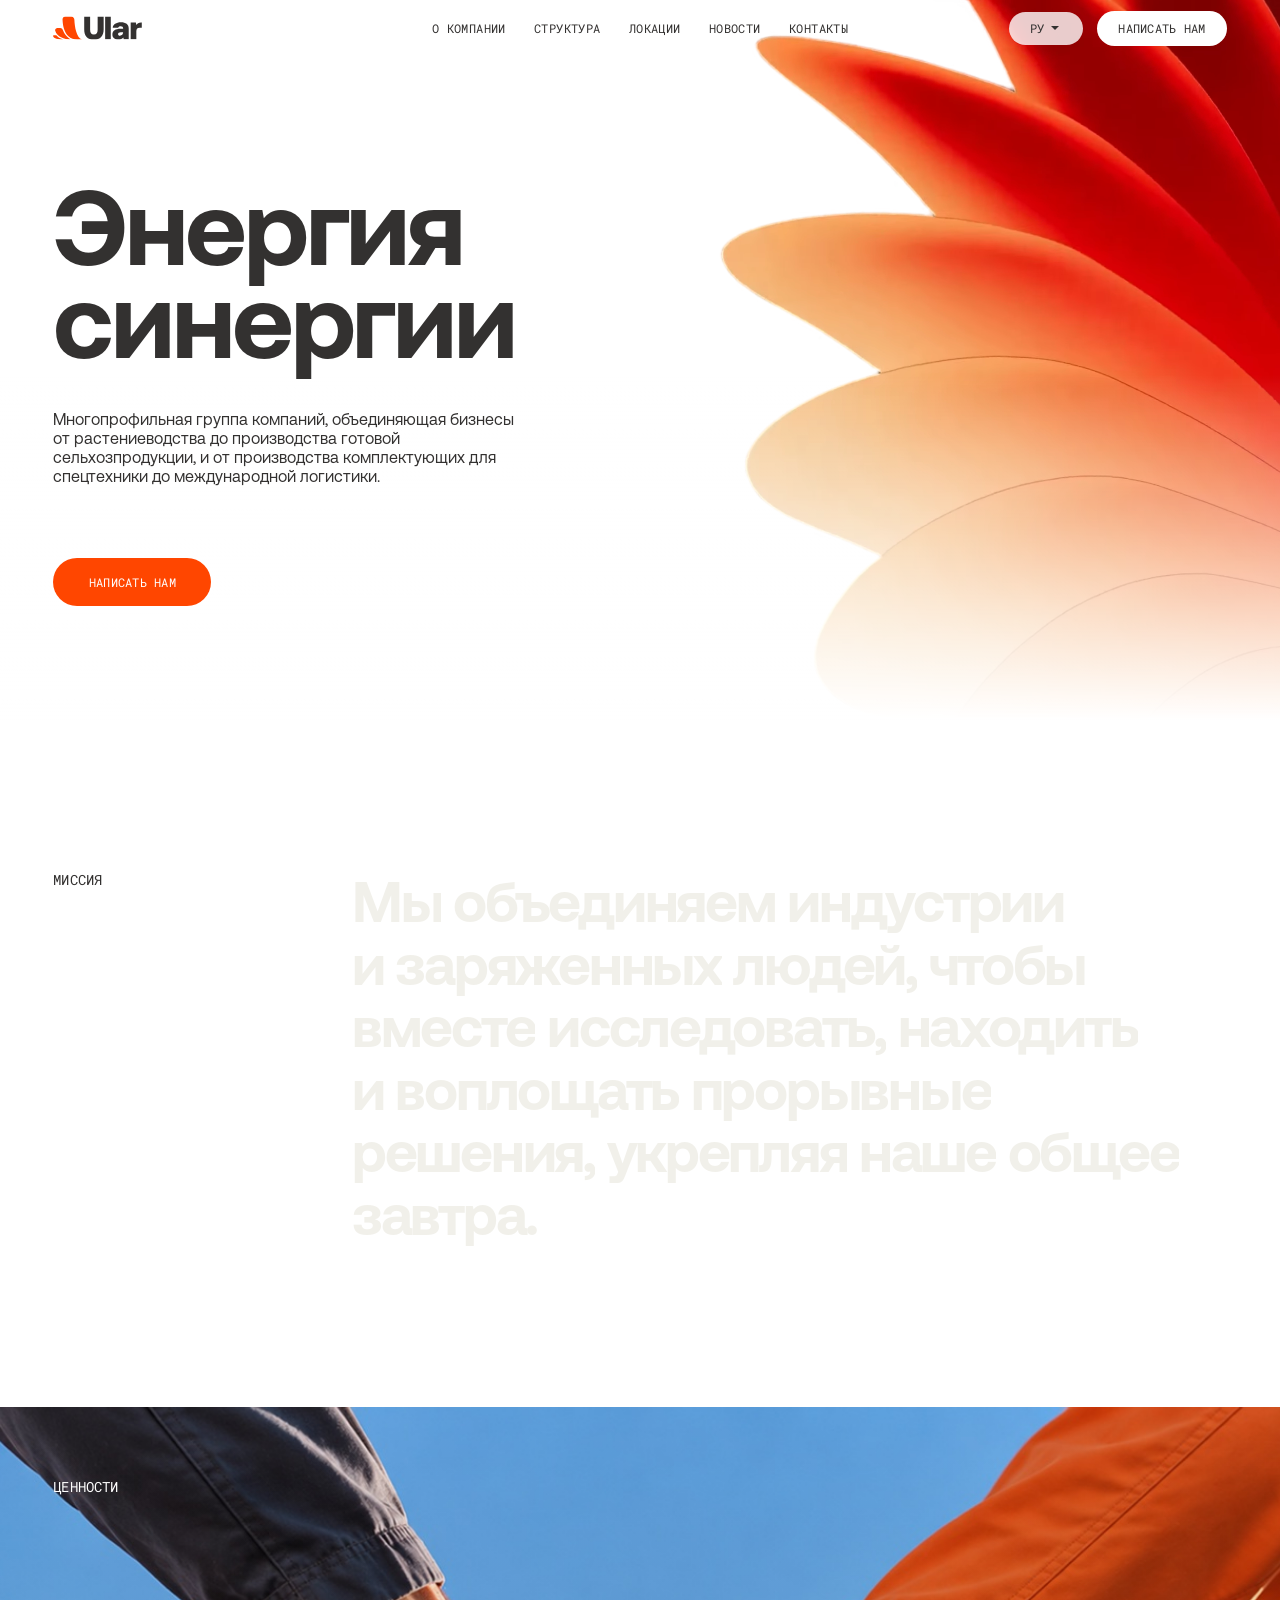
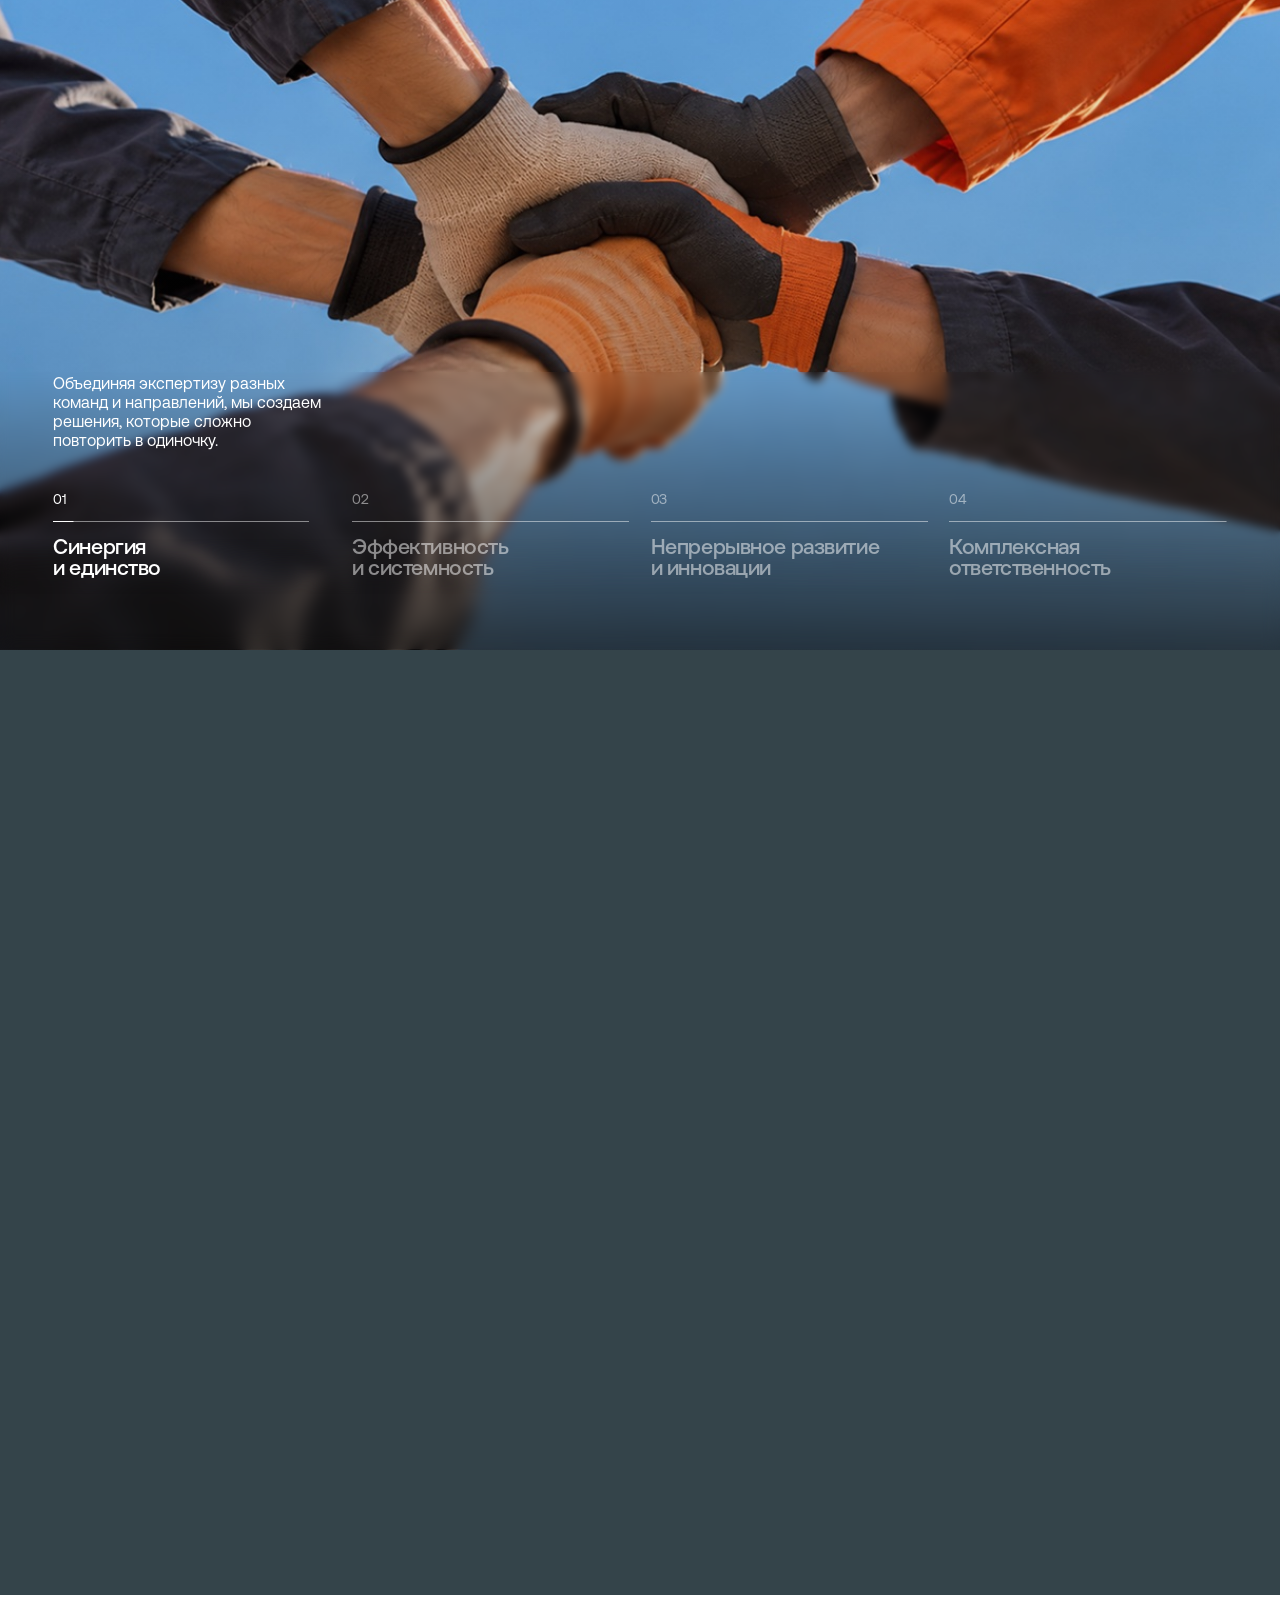
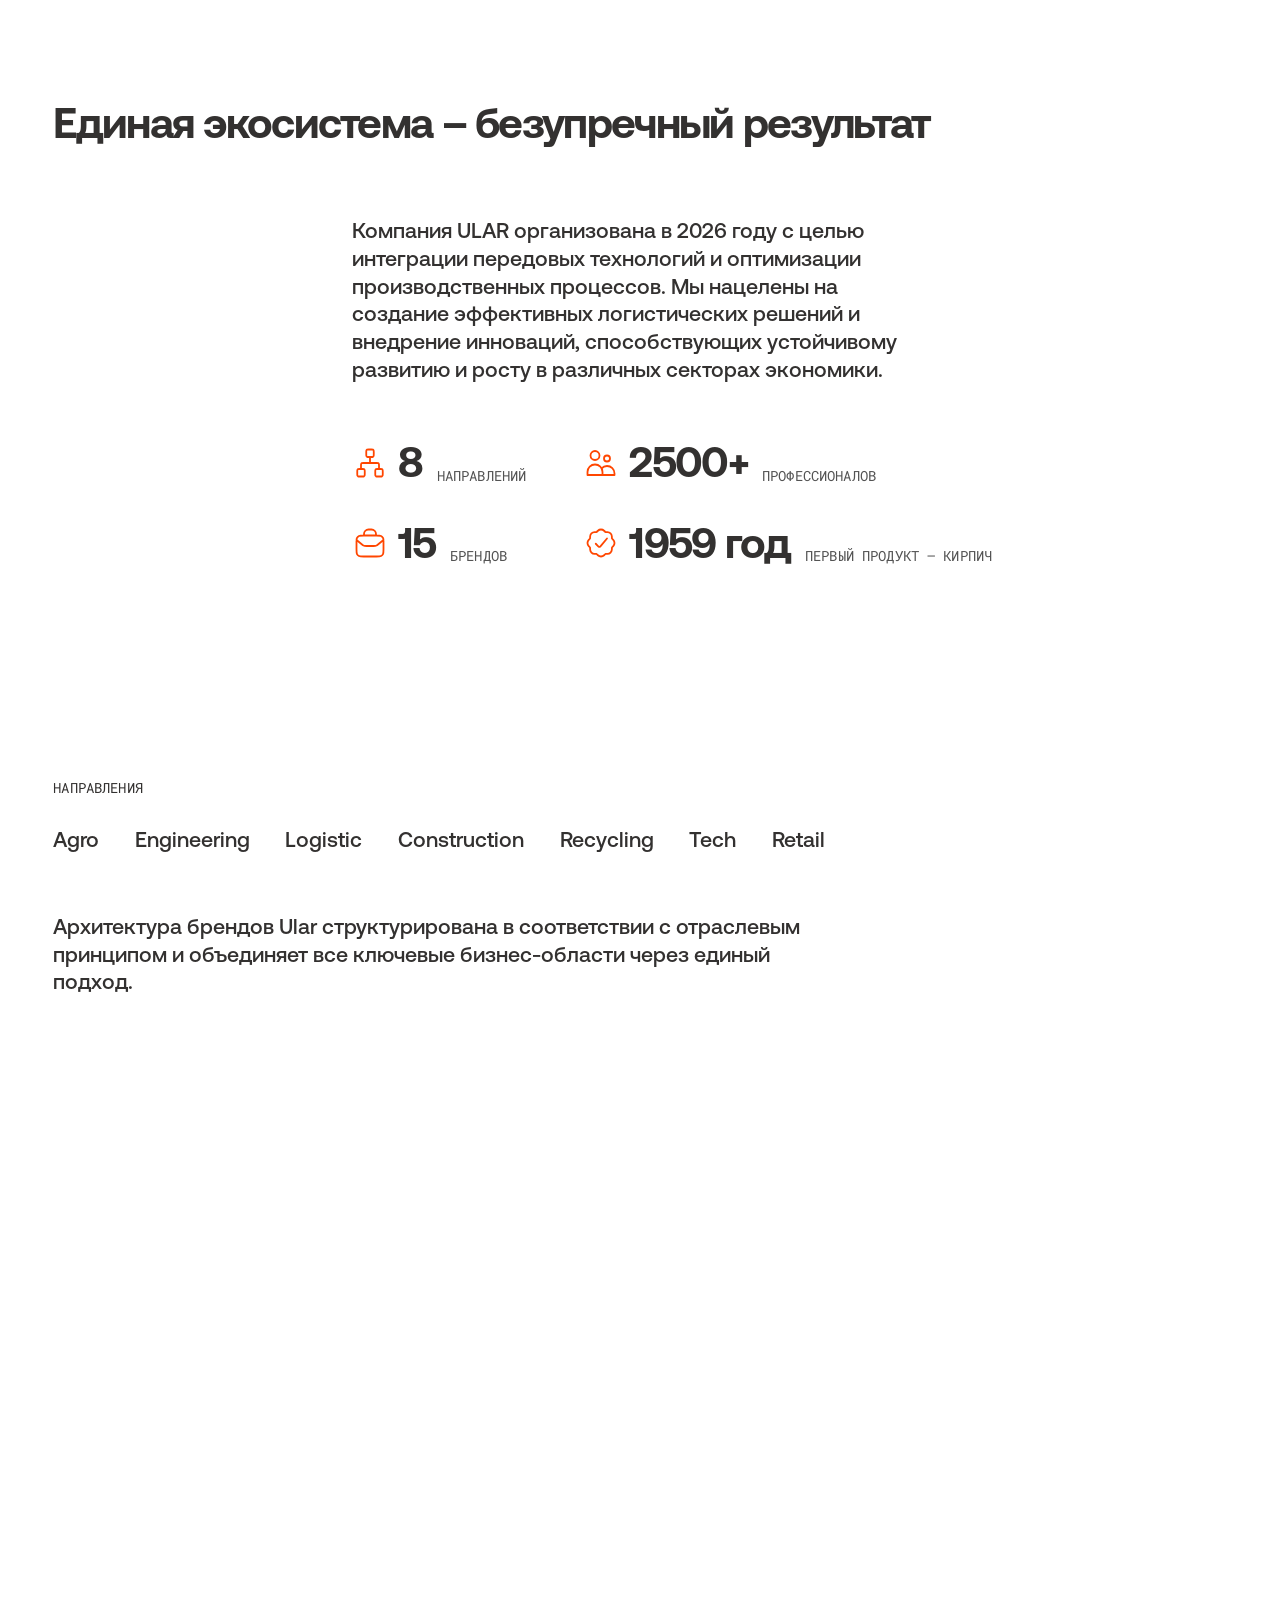
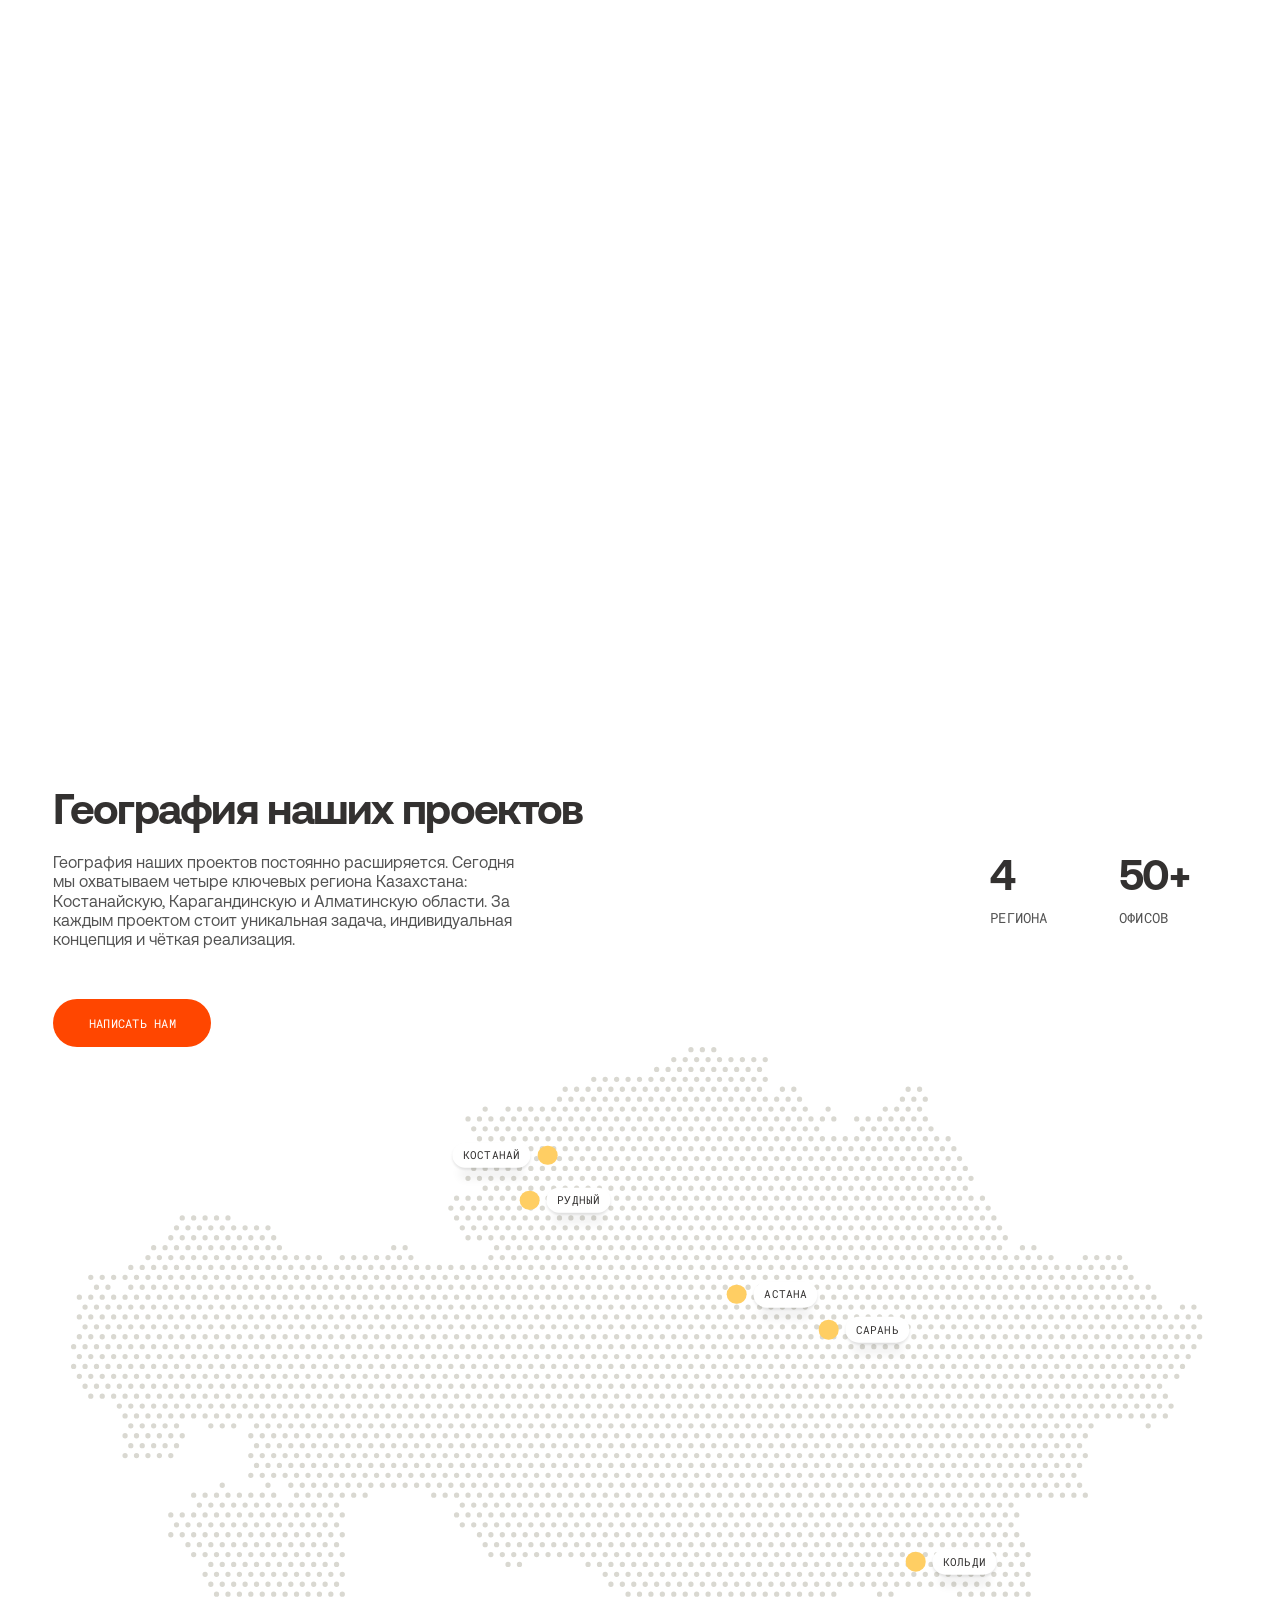
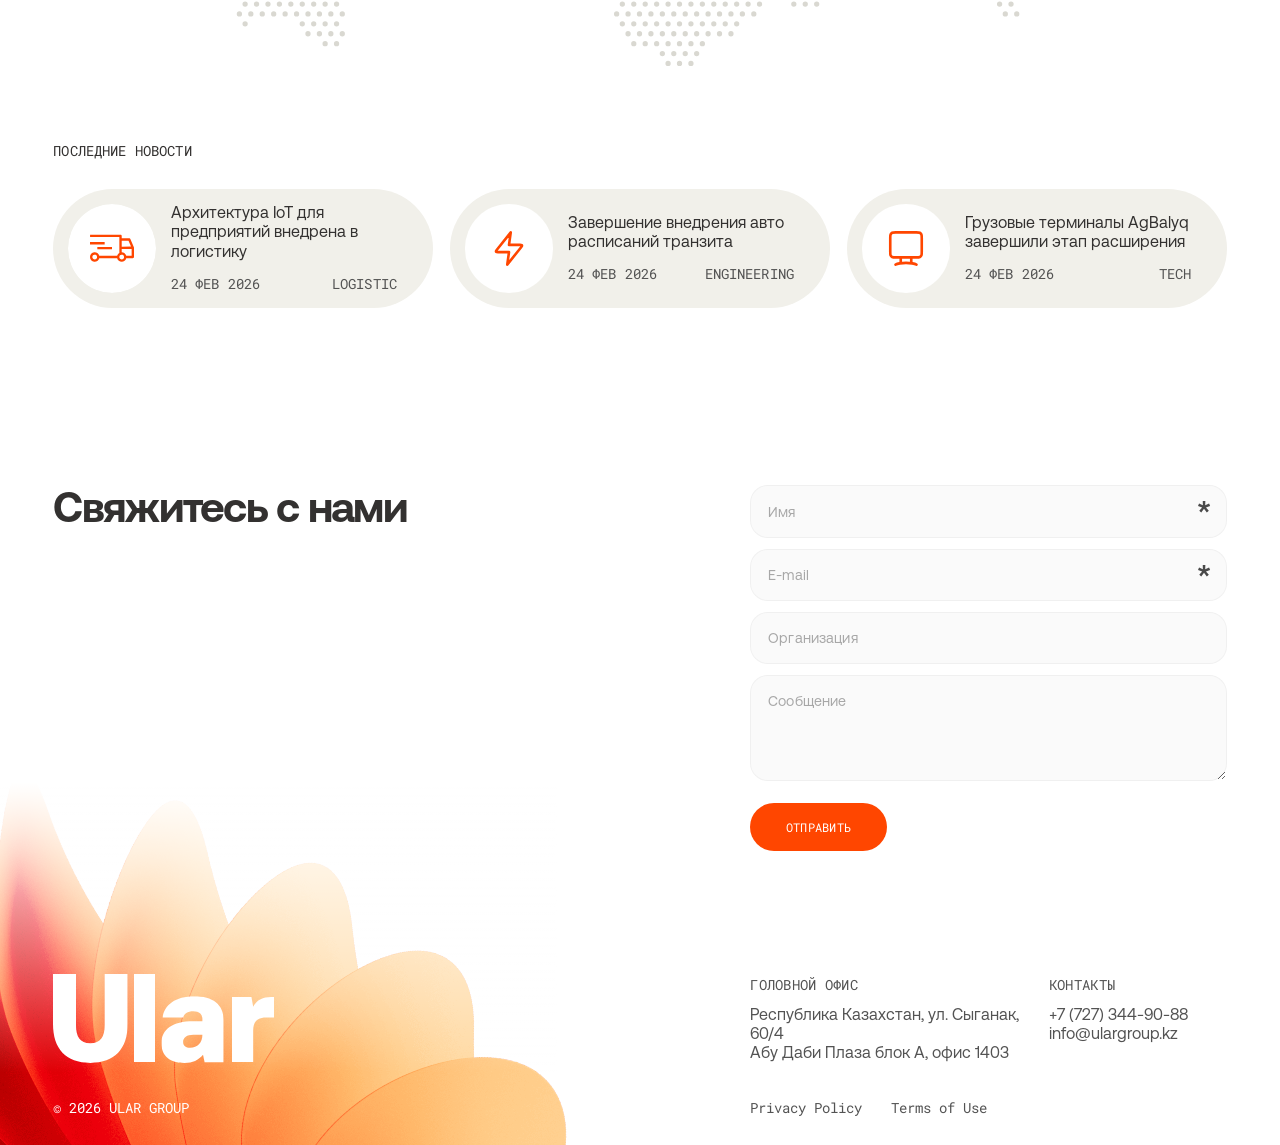
<file: home-v8/index.html>
<!doctype html>
<html lang="ru">
<head>
  <meta charset="UTF-8">
  <meta name="viewport" content="width=device-width, initial-scale=1.0">
  <meta name="theme-color" content="#ffffff">
  <meta name="description" content="ULAR — многопрофильная группа компаний. Объединяем индустрии и заряженных людей, укрепляя наше общее завтра.">
  <title>ULAR — Энергия синергии</title>
  <link rel="icon" href="./assets/images/5fedb.svg" type="image/svg+xml">
  <link rel="preload" href="./assets/fonts/AEONIKPRO-BOLD.OTF" as="font" type="font/otf" crossorigin>
  <link rel="preload" href="./assets/fonts/AEONIKPRO-REGULAR.OTF" as="font" type="font/otf" crossorigin>
  <link rel="preload" href="./assets/images/4d9da.png" as="image">
  <link rel="stylesheet" href="./styles.css">
  <script type="module" src="./app.js"></script>
</head>
<body>
  <a href="#mission" class="skip-link">Перейти к содержанию</a>
  <header class="header" data-node-id="2879:3983">
    <a class="logo" href="#top" aria-label="ULAR — на главную"><img src="./assets/images/5fedb.svg" alt=""><img src="./assets/images/6e974.svg" alt="ULAR"></a>
    <nav class="nav mono" aria-label="Основная навигация"><a href="#about">О компании</a><a href="#companies">Структура</a><a href="#locations">Локации</a><a href="#news">Новости</a><a href="#contact">Контакты</a></nav>
    <div class="header-actions">
      <details class="language"><summary class="mono">РУ <img src="./assets/images/65171.svg" alt=""></summary><div class="language-menu"><span lang="ru">Русский ✓</span><small>Другие языковые версии пока недоступны.</small></div></details>
      <a href="#contact" class="button button-white">Написать нам</a>
    </div>
    <button type="button" class="menu-button" aria-expanded="false" aria-controls="mobile-menu" aria-label="Открыть меню"><span></span><span></span><span></span></button>
  </header>
  <nav class="mobile-menu" id="mobile-menu" aria-label="Мобильная навигация" hidden><a href="#about">О компании</a><a href="#companies">Структура</a><a href="#locations">Локации</a><a href="#news">Новости</a><a href="#contact">Контакты</a><a href="#contact" class="button">Написать нам</a></nav>
  <main>
    <section class="hero" id="top" aria-labelledby="hero-title" data-node-id="2879:604">
      <div class="hero-art" aria-hidden="true"><video class="hero-video" src="./assets/bgvideo-smooth.webm" autoplay muted loop playsinline preload="auto" disablepictureinpicture></video><div class="hero-art-fade"></div></div>
      <span class="hero-mobile-fade" aria-hidden="true"></span>
      <div class="hero-content"><h1 id="hero-title">Энергия<br>синергии</h1><p>Многопрофильная группа компаний, объединяющая бизнесы от растениеводства до производства готовой сельхозпродукции, и от производства комплектующих для спецтехники до международной логистики.</p><a href="#contact" class="button">Написать нам</a></div>
    </section>
    <section class="mission section-grid" id="mission" aria-labelledby="mission-label" data-node-id="2879:614"><h2 class="eyebrow" id="mission-label">Миссия</h2><p class="mission-text" data-mission aria-label="Мы объединяем индустрии и заряженных людей, чтобы вместе исследовать, находить и воплощать прорывные решения, укрепляя наше общее завтра."></p></section>
    <section class="values" id="values" aria-labelledby="values-label" data-node-id="2879:618">
      <div class="values-stage"><div class="value-images" aria-hidden="true"></div><div class="values-shade" aria-hidden="true"></div><div class="values-blur" aria-hidden="true"></div><h2 class="eyebrow" id="values-label">Ценности</h2><div class="value-descriptions"></div><div class="value-controls" role="tablist" aria-label="Наши ценности"></div>
        <div class="value-pager" aria-label="Переключение ценностей"><span class="value-counter" aria-live="polite">01 / 04</span><span class="value-arrows"><button type="button" class="value-prev" aria-label="Предыдущая ценность"><img src="./assets/images/10630.svg" alt=""></button><button type="button" class="value-next" aria-label="Следующая ценность"><img src="./assets/images/41b19.svg" alt=""></button></span></div>
      </div>
    </section>
    <section class="about section-pad" id="about" aria-labelledby="about-title" data-node-id="2879:643"><h2 id="about-title">Единая экосистема – безупречный результат</h2><div class="about-content"><div class="about-description"><p>Компания ULAR организована в 2026 году с целью интеграции передовых технологий и оптимизации производственных процессов. Мы нацелены на создание эффективных логистических решений и внедрение инноваций, способствующих устойчивому развитию и росту в различных секторах экономики.</p></div><ul class="about-stats"><li><span class="stat-main"><img src="./assets/images/2a658.svg" alt="" width="40" height="40"><span class="stat-number">8</span></span><span class="stat-label">направлений</span></li><li><span class="stat-main"><img src="./assets/images/c7cc6.svg" alt="" width="40" height="40"><span class="stat-number">2500+</span></span><span class="stat-label">профессионалов</span></li><li><span class="stat-main"><img src="./assets/images/9f5f5.svg" alt="" width="40" height="40"><span class="stat-number">15</span></span><span class="stat-label">брендов</span></li><li><span class="stat-main"><img src="./assets/images/03c05.svg" alt="" width="40" height="40"><span class="stat-number">1959 год</span></span><span class="stat-label">первый продукт – кирпич</span></li></ul></div></section>
    <section class="companies" id="companies" aria-labelledby="companies-label" data-node-id="2879:669">
      <div class="companies-stage">
        <div class="company-backgrounds" aria-hidden="true"></div>
        <div class="companies-head">
          <h2 class="eyebrow" id="companies-label">Направления</h2>
          <div class="company-tabs" role="tablist" aria-label="Направления бизнеса"></div>
          <div class="company-copy"><p class="companies-intro-text"></p><p class="company-description"></p></div>
        </div>
        <div class="company-brands" id="company-panel" role="tabpanel" tabindex="0"><h3 class="eyebrow">Бренды</h3><div class="brand-grid"></div></div>
      </div>
    </section>
    <section class="map-section section-pad" id="locations" aria-labelledby="map-title" data-node-id="2879:4006"><h2 id="map-title">География наших проектов</h2><div class="map-intro"><p>География наших проектов постоянно расширяется. Сегодня мы охватываем четыре ключевых региона Казахстана: Костанайскую, Карагандинскую и Алматинскую области. За каждым проектом стоит уникальная задача, индивидуальная концепция и чёткая реализация.</p><dl class="map-stats stats"><div><dt>4</dt><dd>региона</dd></div><div><dt>50+</dt><dd>офисов</dd></div></dl></div><a href="#contact" class="button map-contact">Написать нам</a><div class="map" aria-label="Интерактивная карта присутствия ULAR в Казахстане"><div class="map-art"><canvas class="map-dots" role="img" aria-label="Силуэт Казахстана из точек"></canvas></div><div class="map-markers"></div><div class="map-tabs" role="tablist" aria-label="Регионы присутствия"></div><aside class="map-panel" id="region-panel" aria-labelledby="region-title" hidden><div class="map-panel-heading"><h3 id="region-title" class="mono"></h3><button type="button" class="panel-close" aria-label="Закрыть адреса">×</button></div><div class="office-list" tabindex="0" aria-label="Список компаний и адресов"></div></aside></div></section>
    <section class="news section-pad" id="news" aria-labelledby="news-label" data-node-id="2879:3918"><h2 class="eyebrow" id="news-label">Последние новости</h2><div class="news-grid"></div><div class="news-dots" aria-hidden="true"></div></section>
    <section class="contact section-pad" id="contact" aria-labelledby="contact-title" data-node-id="2879:3937"><h2 id="contact-title">Свяжитесь с нами</h2><form class="contact-form" novalidate><div class="form-fields"><label class="field"><span class="sr-only">Имя</span><input name="name" placeholder="Имя" autocomplete="name" required maxlength="120" aria-describedby="name-error"><img src="./assets/images/fe4a1.svg" alt="" aria-hidden="true"><span id="name-error" class="field-error"></span></label><label class="field"><span class="sr-only">E-mail</span><input name="email" type="email" placeholder="E-mail" autocomplete="email" required maxlength="254" aria-describedby="email-error"><img src="./assets/images/fe4a1.svg" alt="" aria-hidden="true"><span id="email-error" class="field-error"></span></label><label class="field"><span class="sr-only">Организация</span><input name="organization" placeholder="Организация" autocomplete="organization" maxlength="200"></label><label class="field"><span class="sr-only">Сообщение</span><textarea name="message" placeholder="Сообщение" maxlength="5000"></textarea></label></div><button type="submit" class="button">Отправить</button><p class="form-status" role="status" aria-live="polite" hidden></p></form></section>
  </main>
  <footer class="footer section-pad" data-node-id="2879:3956"><div class="footer-art-shell" aria-hidden="true"><div class="footer-art"><div class="footer-art-position"><img src="./assets/images/4d9da.png" alt=""></div><div class="footer-art-fade"></div></div></div><div class="footer-brand"><a class="footer-wordmark" href="#top" aria-label="ULAR — наверх"><img src="./assets/images/dfbc5.svg" alt=""><img src="./assets/images/2aa67.svg" alt=""><img src="./assets/images/94930.svg" alt=""><img src="./assets/images/c75bf.svg" alt=""></a><p class="mono">© 2026 Ular group</p></div><div class="footer-details"><div class="footer-contacts"><div><h2 class="eyebrow">Головной офис</h2><address>Республика Казахстан, ул. Сыганак, 60/4<br>Абу Даби Плаза блок А, офис 1403</address></div><div><h2 class="eyebrow">Контакты</h2><a href="tel:+77273449088">+7 (727) 344-90-88</a><a href="mailto:info@ulargroup.kz">info@ulargroup.kz</a></div></div><div class="footer-legal mono"><button type="button" data-document="Privacy Policy">Privacy Policy</button><button type="button" data-document="Terms of Use">Terms of Use</button></div></div></footer>
  <div class="panel-backdrop" hidden></div>
  <aside class="brand-panel" id="brand-panel" role="dialog" aria-modal="true" aria-labelledby="brand-panel-title" tabindex="-1" hidden></aside>
  <dialog class="info-dialog" aria-labelledby="dialog-title"><button type="button" class="dialog-close" aria-label="Закрыть">×</button><h2 id="dialog-title"></h2><p class="dialog-copy"></p><a class="button" href="mailto:info@ulargroup.kz">Связаться с ULAR</a></dialog>
  <noscript><p class="noscript">Для интерактивных направлений, карты и анимации включите JavaScript.</p></noscript>
</body>
</html>
</file>
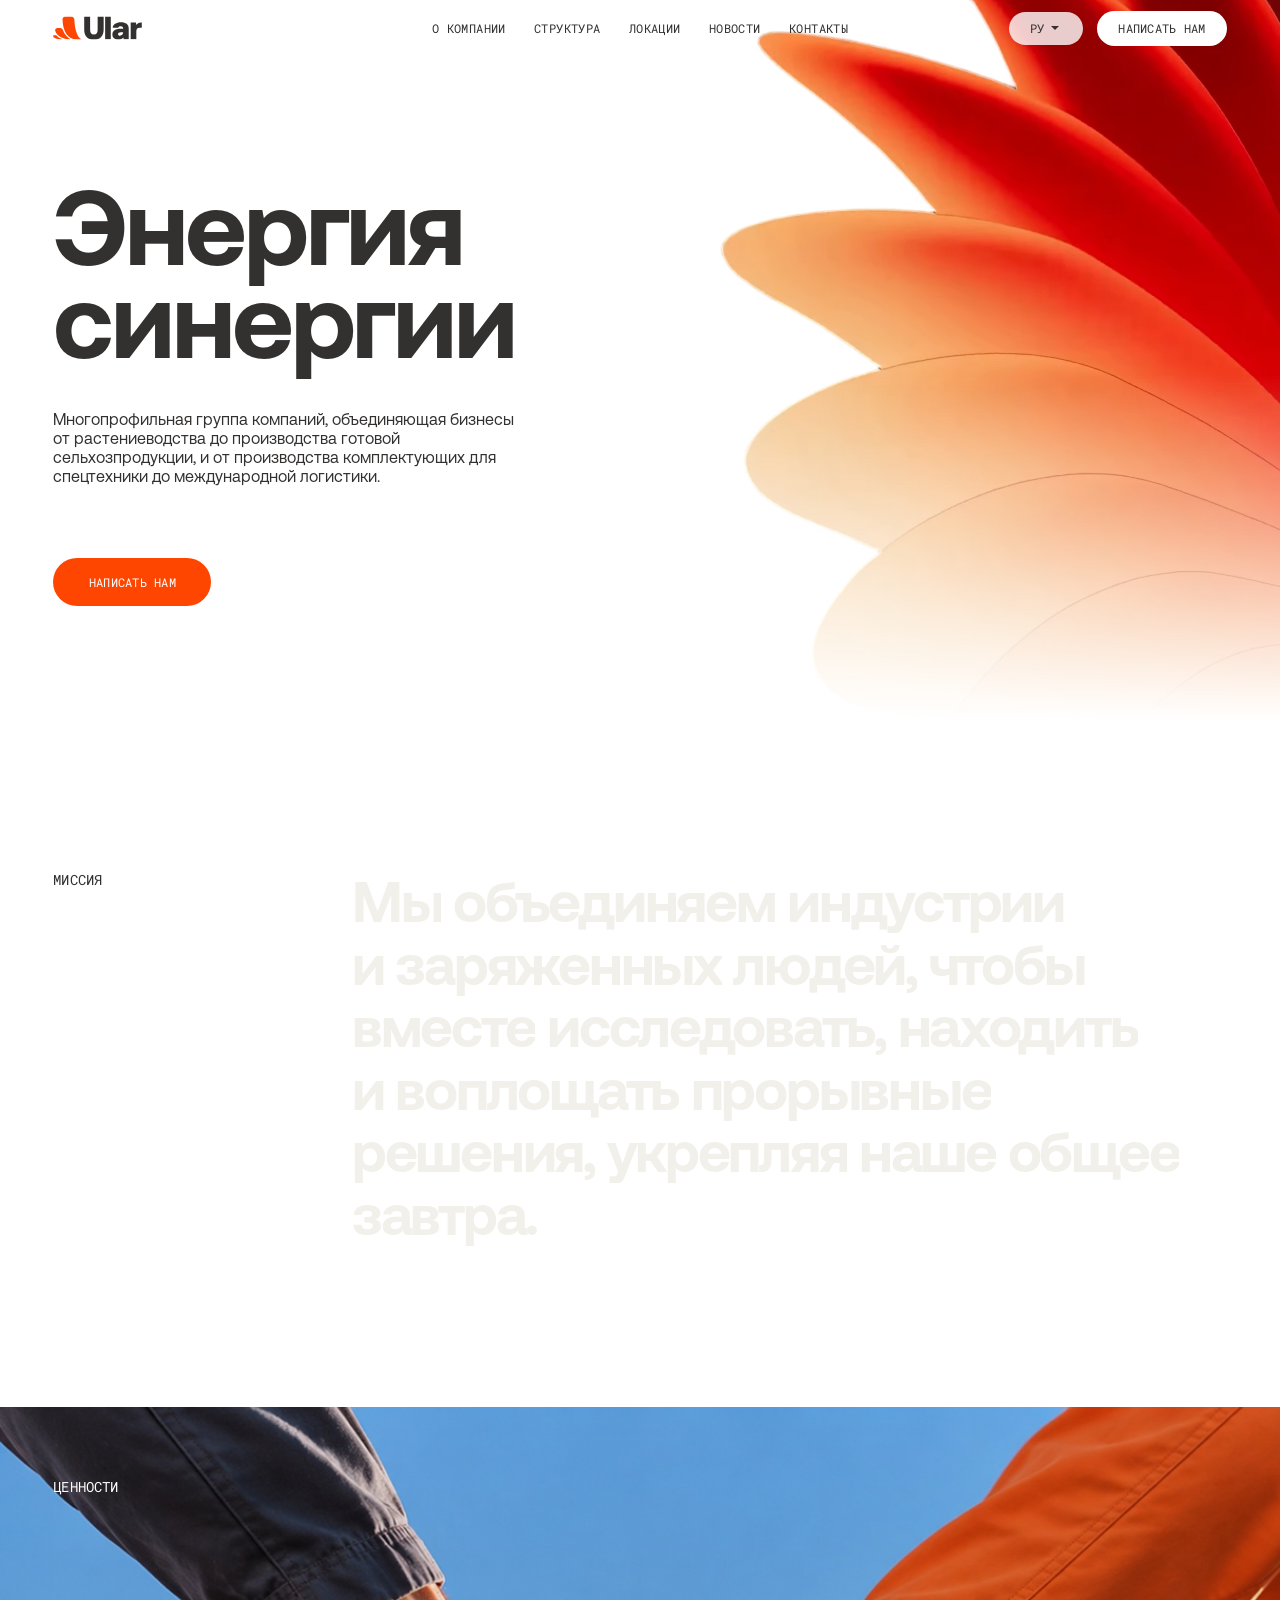
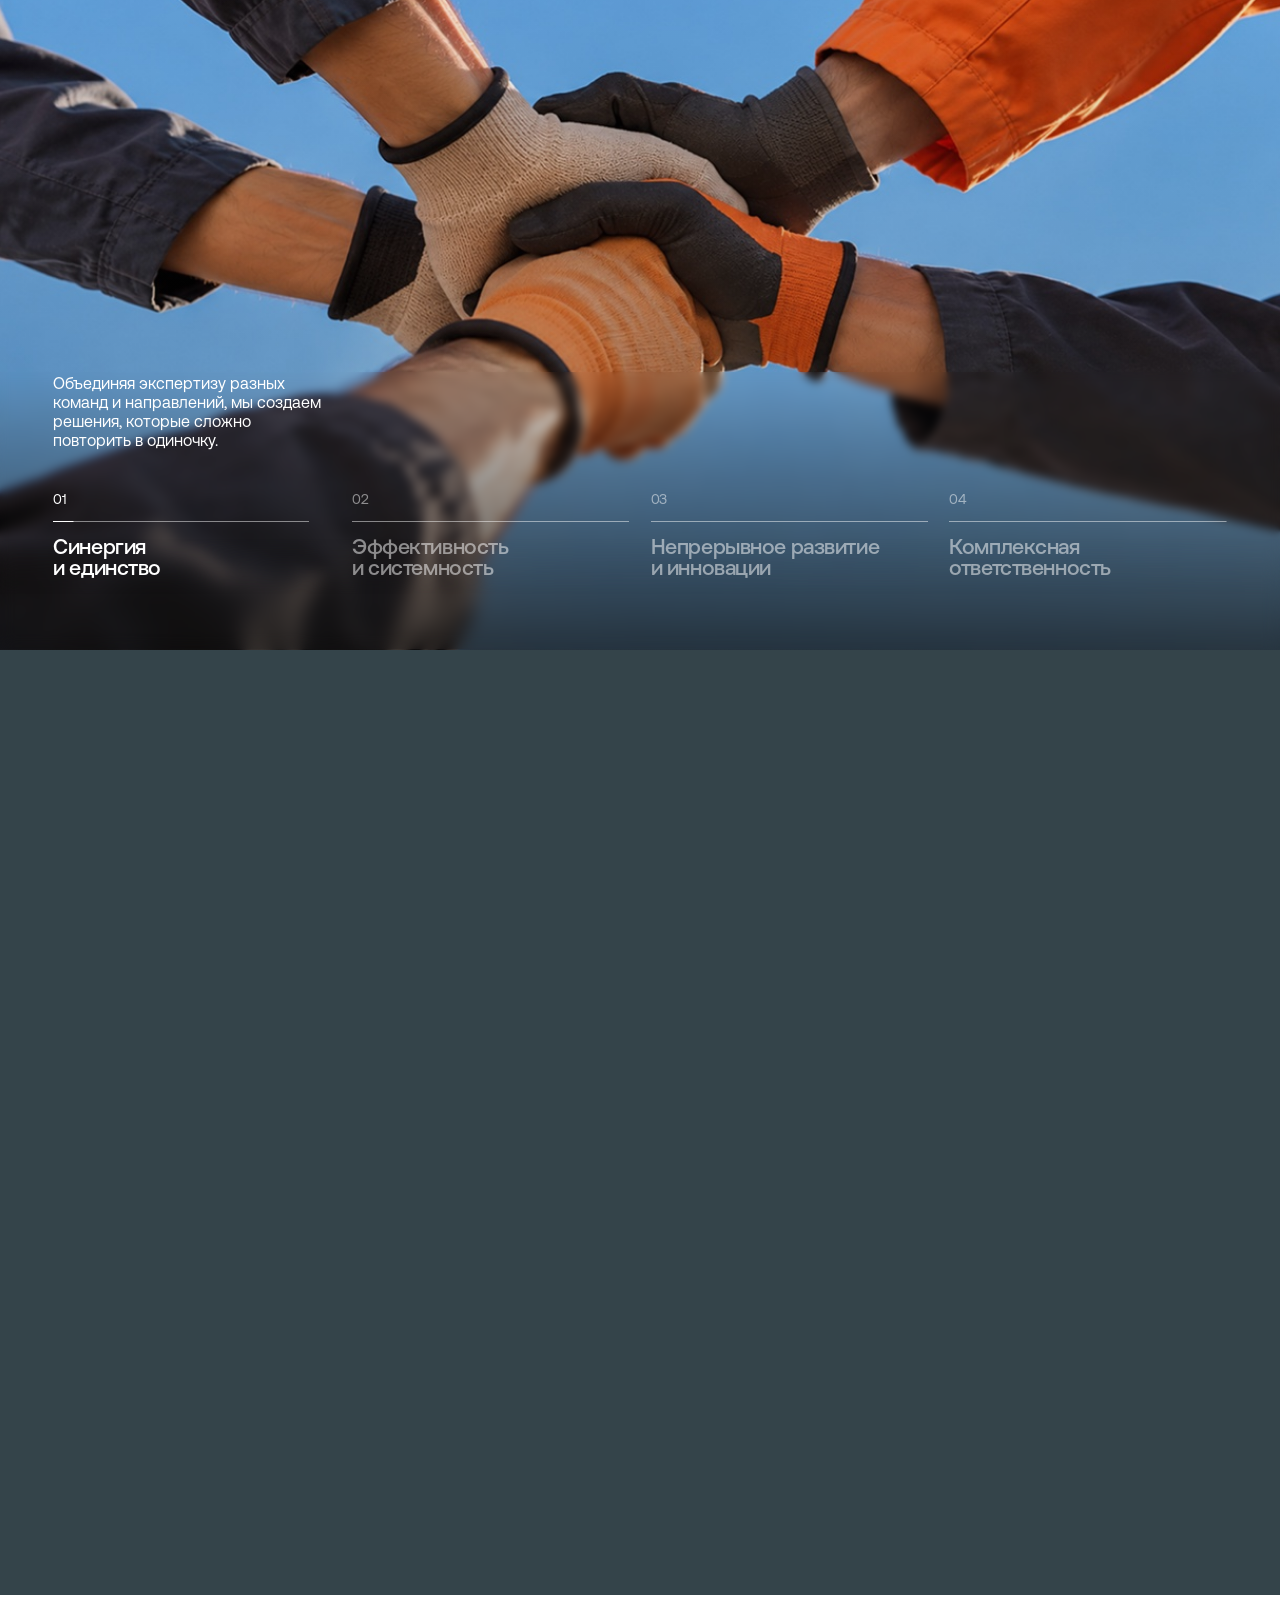
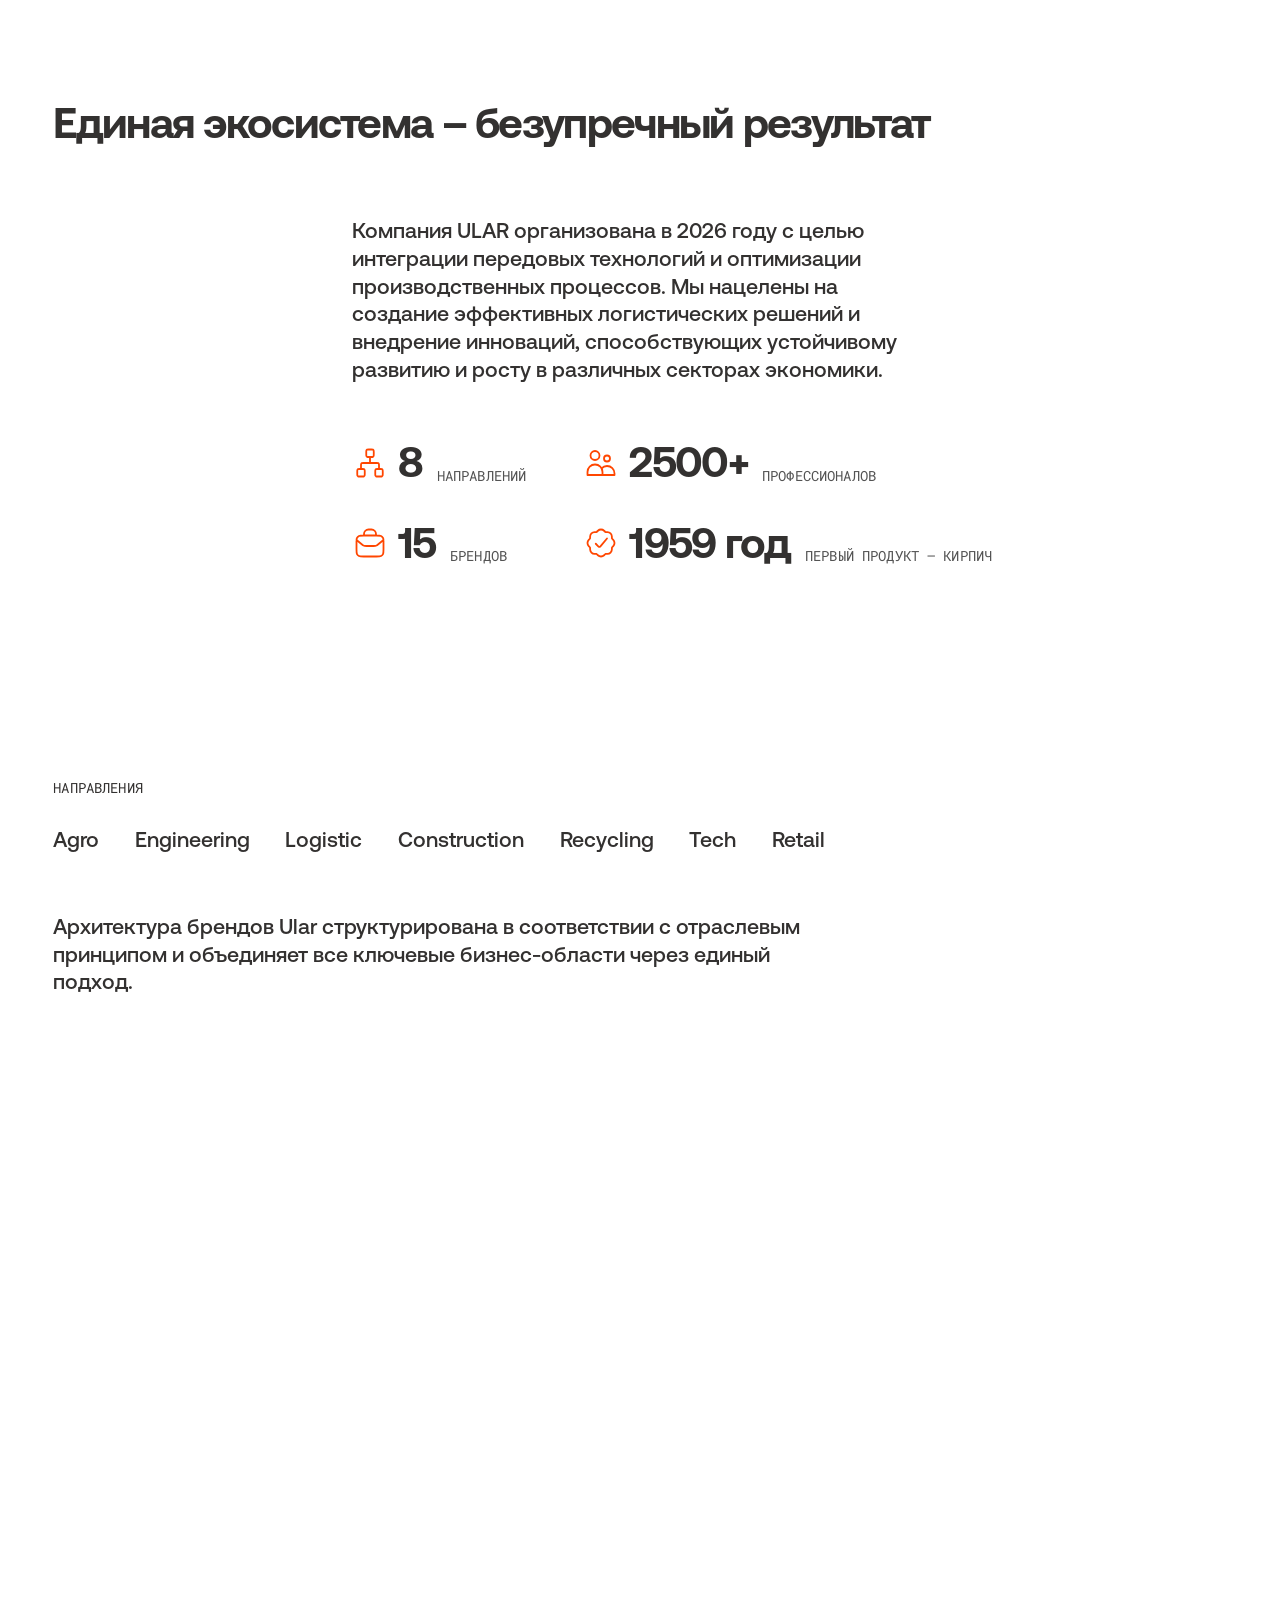
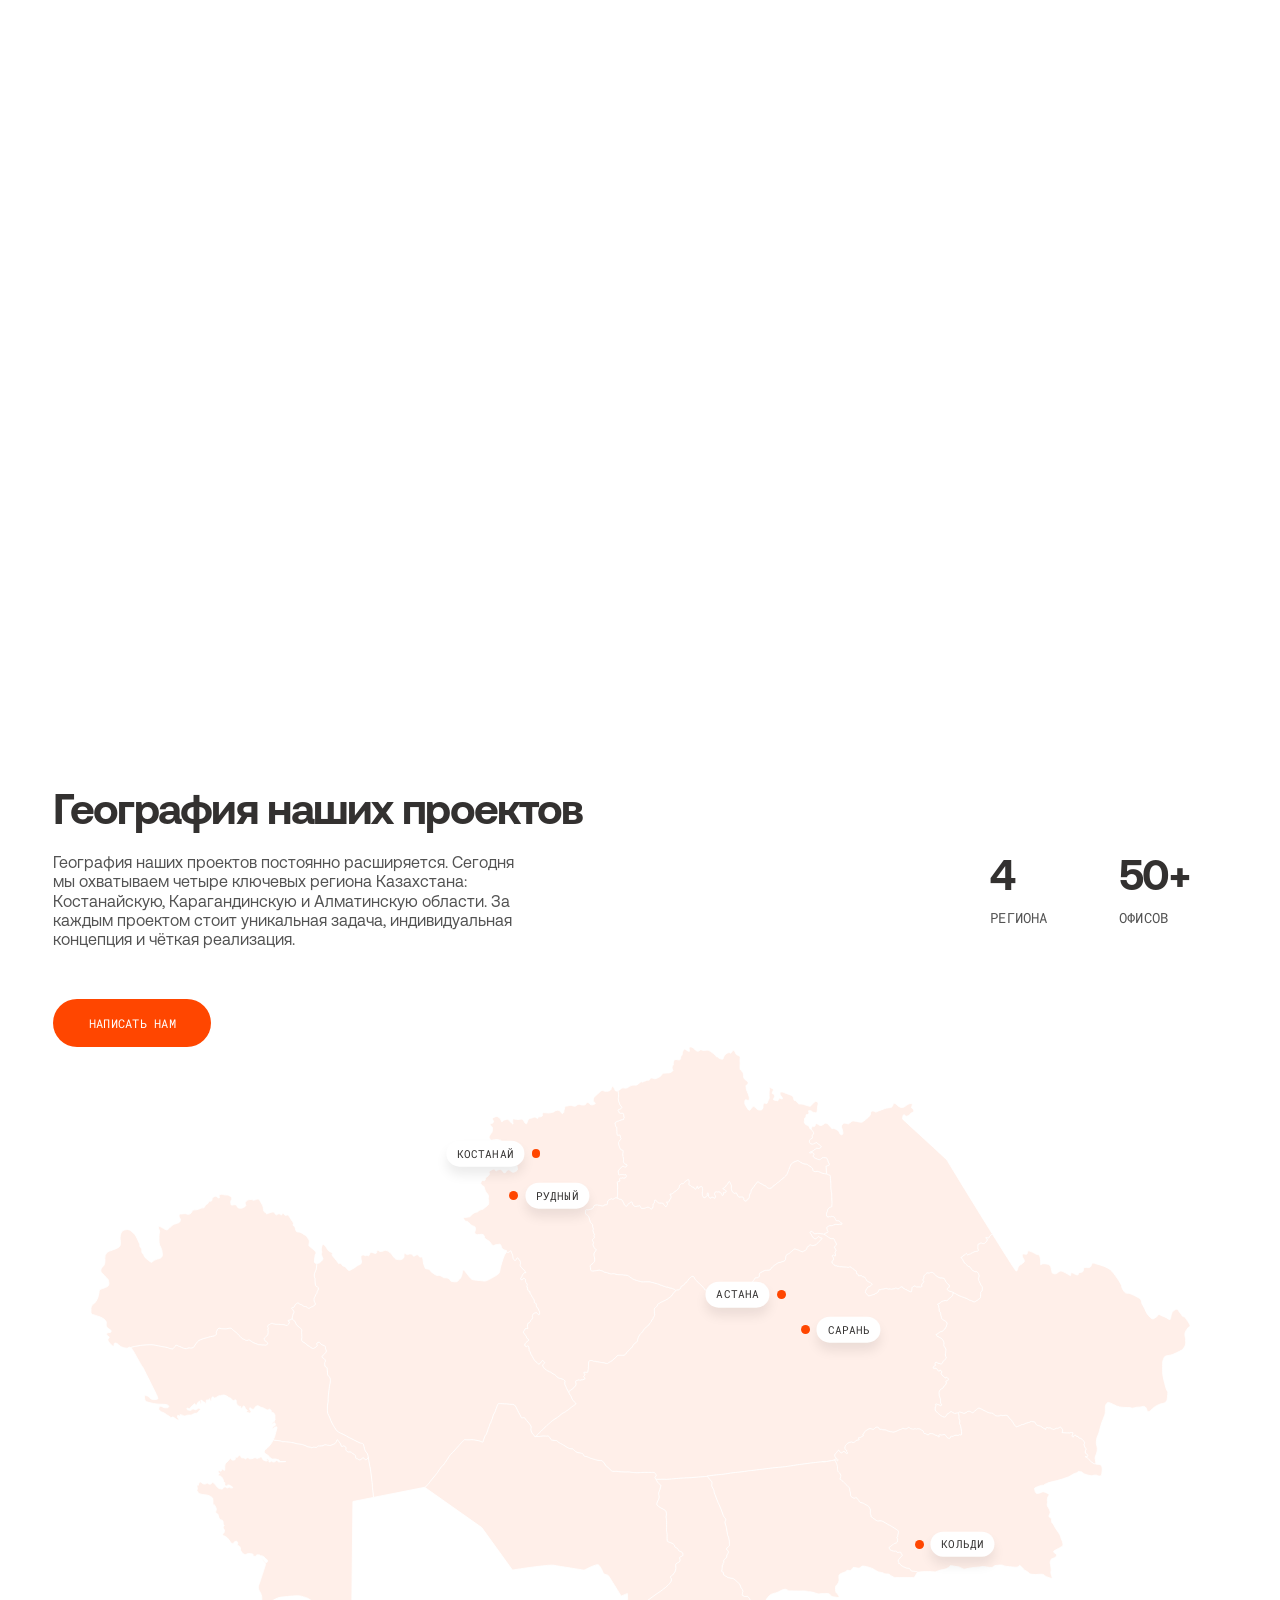
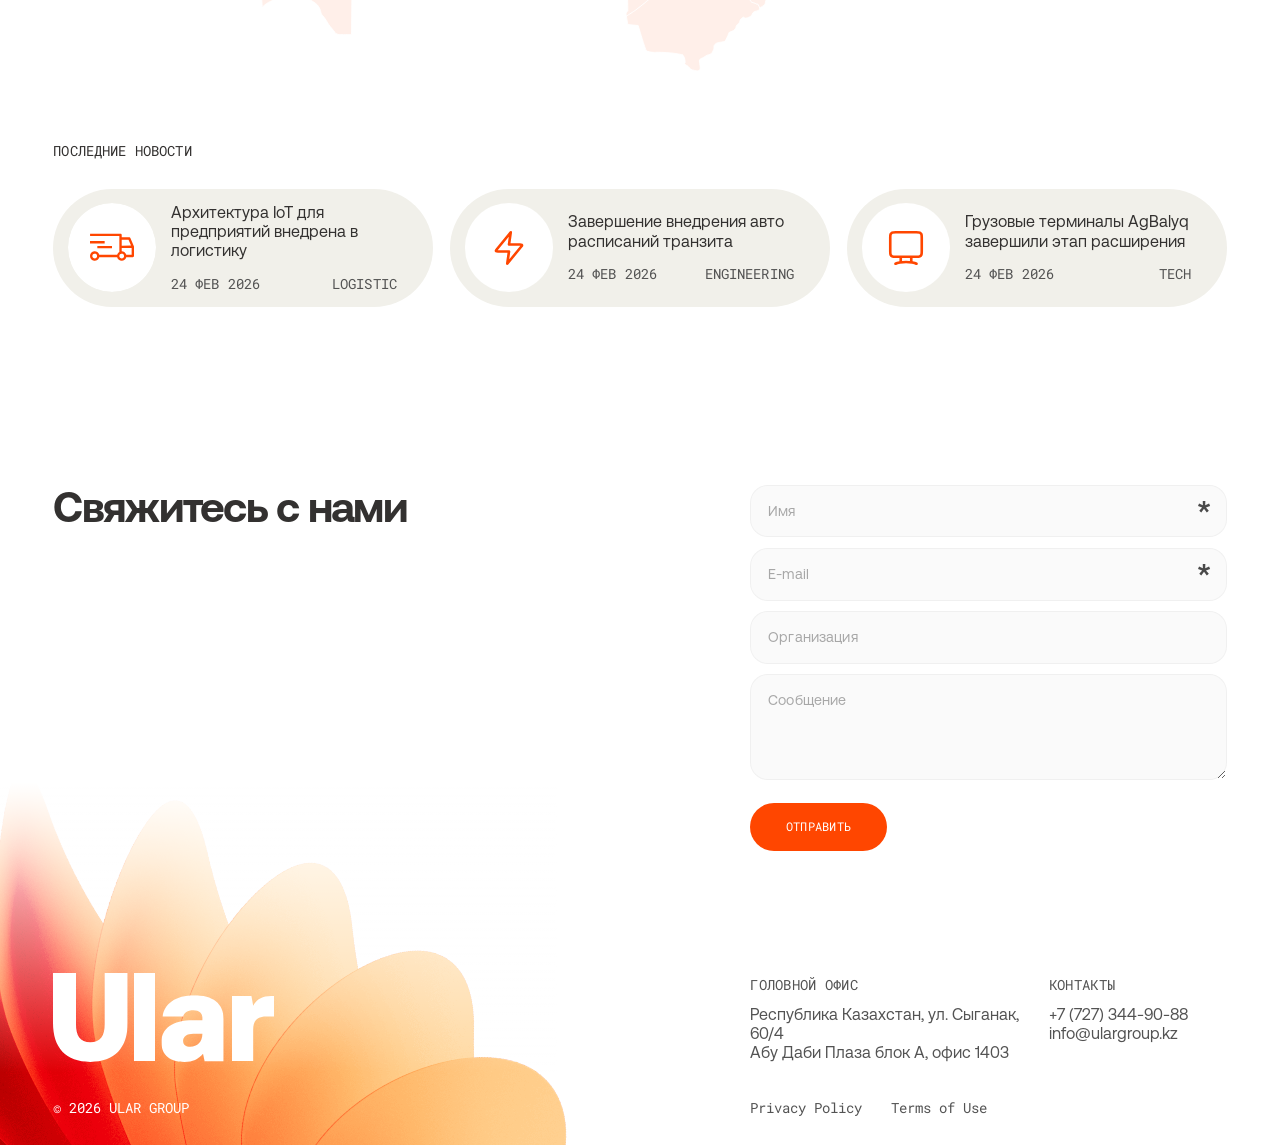
<file: home-v9/index.html>
<!doctype html>
<html lang="ru">
<head>
  <meta charset="UTF-8">
  <meta name="viewport" content="width=device-width, initial-scale=1.0">
  <meta name="theme-color" content="#ffffff">
  <meta name="description" content="ULAR — многопрофильная группа компаний. Объединяем индустрии и заряженных людей, укрепляя наше общее завтра.">
  <title>ULAR — Энергия синергии</title>
  <link rel="icon" href="./assets/images/5fedb.svg" type="image/svg+xml">
  <link rel="preload" href="./assets/fonts/AEONIKPRO-BOLD.OTF" as="font" type="font/otf" crossorigin>
  <link rel="preload" href="./assets/fonts/AEONIKPRO-REGULAR.OTF" as="font" type="font/otf" crossorigin>
  <link rel="preload" href="./assets/images/4d9da.png" as="image">
  <link rel="stylesheet" href="./styles.css">
  <script type="module" src="./app.js"></script>
</head>
<body>
  <a href="#mission" class="skip-link">Перейти к содержанию</a>
  <header class="header" data-node-id="2879:3983">
    <a class="logo" href="#top" aria-label="ULAR — на главную"><img src="./assets/images/5fedb.svg" alt=""><img src="./assets/images/6e974.svg" alt="ULAR"></a>
    <nav class="nav mono" aria-label="Основная навигация"><a href="#about">О компании</a><a href="#companies">Структура</a><a href="#locations">Локации</a><a href="#news">Новости</a><a href="#contact">Контакты</a></nav>
    <div class="header-actions">
      <details class="language"><summary class="mono">РУ <img src="./assets/images/65171.svg" alt=""></summary><div class="language-menu"><span lang="ru">Русский ✓</span><small>Другие языковые версии пока недоступны.</small></div></details>
      <a href="#contact" class="button button-white">Написать нам</a>
    </div>
    <button type="button" class="menu-button" aria-expanded="false" aria-controls="mobile-menu" aria-label="Открыть меню"><span></span><span></span><span></span></button>
  </header>
  <nav class="mobile-menu" id="mobile-menu" aria-label="Мобильная навигация" hidden><a href="#about">О компании</a><a href="#companies">Структура</a><a href="#locations">Локации</a><a href="#news">Новости</a><a href="#contact">Контакты</a><a href="#contact" class="button">Написать нам</a></nav>
  <main>
    <section class="hero" id="top" aria-labelledby="hero-title" data-node-id="2879:604">
      <div class="hero-art" aria-hidden="true"><video class="hero-video" src="./assets/bgvideo-smooth.webm" autoplay muted loop playsinline preload="auto" disablepictureinpicture></video><div class="hero-art-fade"></div></div>
      <span class="hero-mobile-fade" aria-hidden="true"></span>
      <div class="hero-content"><h1 id="hero-title">Энергия<br>синергии</h1><p>Многопрофильная группа компаний, объединяющая бизнесы от растениеводства до производства готовой сельхозпродукции, и от производства комплектующих для спецтехники до международной логистики.</p><a href="#contact" class="button">Написать нам</a></div>
    </section>
    <section class="mission section-grid" id="mission" aria-labelledby="mission-label" data-node-id="2879:614"><h2 class="eyebrow" id="mission-label">Миссия</h2><p class="mission-text" data-mission aria-label="Мы объединяем индустрии и заряженных людей, чтобы вместе исследовать, находить и воплощать прорывные решения, укрепляя наше общее завтра."></p></section>
    <section class="values" id="values" aria-labelledby="values-label" data-node-id="2879:618">
      <div class="values-stage"><div class="value-images" aria-hidden="true"></div><div class="values-shade" aria-hidden="true"></div><div class="values-blur" aria-hidden="true"></div><h2 class="eyebrow" id="values-label">Ценности</h2><div class="value-descriptions"></div><div class="value-controls" role="tablist" aria-label="Наши ценности"></div>
        <div class="value-pager" aria-label="Переключение ценностей"><span class="value-counter" aria-live="polite">01 / 04</span><span class="value-arrows"><button type="button" class="value-prev" aria-label="Предыдущая ценность"><img src="./assets/images/10630.svg" alt=""></button><button type="button" class="value-next" aria-label="Следующая ценность"><img src="./assets/images/41b19.svg" alt=""></button></span></div>
      </div>
    </section>
    <section class="about section-pad" id="about" aria-labelledby="about-title" data-node-id="2879:643"><h2 id="about-title">Единая экосистема – безупречный результат</h2><div class="about-content"><div class="about-description"><p>Компания ULAR организована в 2026 году с целью интеграции передовых технологий и оптимизации производственных процессов. Мы нацелены на создание эффективных логистических решений и внедрение инноваций, способствующих устойчивому развитию и росту в различных секторах экономики.</p></div><ul class="about-stats"><li><span class="stat-main"><img src="./assets/images/2a658.svg" alt="" width="40" height="40"><span class="stat-number">8</span></span><span class="stat-label">направлений</span></li><li><span class="stat-main"><img src="./assets/images/c7cc6.svg" alt="" width="40" height="40"><span class="stat-number">2500+</span></span><span class="stat-label">профессионалов</span></li><li><span class="stat-main"><img src="./assets/images/9f5f5.svg" alt="" width="40" height="40"><span class="stat-number">15</span></span><span class="stat-label">брендов</span></li><li><span class="stat-main"><img src="./assets/images/03c05.svg" alt="" width="40" height="40"><span class="stat-number">1959 год</span></span><span class="stat-label">первый продукт – кирпич</span></li></ul></div></section>
    <section class="companies" id="companies" aria-labelledby="companies-label" data-node-id="2879:669">
      <div class="companies-stage">
        <div class="company-backgrounds" aria-hidden="true"></div>
        <div class="companies-head">
          <h2 class="eyebrow" id="companies-label">Направления</h2>
          <div class="company-tabs" role="tablist" aria-label="Направления бизнеса"></div>
          <div class="company-copy"><p class="companies-intro-text"></p><p class="company-description"></p></div>
        </div>
        <div class="company-brands" id="company-panel" role="tabpanel" tabindex="0"><h3 class="eyebrow">Бренды</h3><div class="brand-grid"></div></div>
      </div>
    </section>
    <section class="map-section section-pad" id="locations" aria-labelledby="map-title" data-node-id="2879:4006"><h2 id="map-title">География наших проектов</h2><div class="map-intro"><p>География наших проектов постоянно расширяется. Сегодня мы охватываем четыре ключевых региона Казахстана: Костанайскую, Карагандинскую и Алматинскую области. За каждым проектом стоит уникальная задача, индивидуальная концепция и чёткая реализация.</p><dl class="map-stats stats"><div><dt>4</dt><dd>региона</dd></div><div><dt>50+</dt><dd>офисов</dd></div></dl></div><a href="#contact" class="button map-contact">Написать нам</a><div class="map" aria-label="Интерактивная карта присутствия ULAR в Казахстане"><div class="map-art"></div><div class="map-markers"></div><div class="map-tabs" role="tablist" aria-label="Регионы присутствия"></div><aside class="map-panel" id="region-panel" aria-labelledby="region-title" hidden><div class="map-panel-heading"><h3 id="region-title" class="mono"></h3><button type="button" class="panel-close" aria-label="Закрыть адреса">×</button></div><div class="office-list" tabindex="0" aria-label="Список компаний и адресов"></div></aside></div></section>
    <section class="news section-pad" id="news" aria-labelledby="news-label" data-node-id="2879:3918"><h2 class="eyebrow" id="news-label">Последние новости</h2><div class="news-grid"></div><div class="news-dots" aria-hidden="true"></div></section>
    <section class="contact section-pad" id="contact" aria-labelledby="contact-title" data-node-id="2879:3937"><h2 id="contact-title">Свяжитесь с нами</h2><form class="contact-form" novalidate><div class="form-fields"><label class="field"><span class="sr-only">Имя</span><input name="name" placeholder="Имя" autocomplete="name" required maxlength="120" aria-describedby="name-error"><img src="./assets/images/fe4a1.svg" alt="" aria-hidden="true"><span id="name-error" class="field-error"></span></label><label class="field"><span class="sr-only">E-mail</span><input name="email" type="email" placeholder="E-mail" autocomplete="email" required maxlength="254" aria-describedby="email-error"><img src="./assets/images/fe4a1.svg" alt="" aria-hidden="true"><span id="email-error" class="field-error"></span></label><label class="field"><span class="sr-only">Организация</span><input name="organization" placeholder="Организация" autocomplete="organization" maxlength="200"></label><label class="field"><span class="sr-only">Сообщение</span><textarea name="message" placeholder="Сообщение" maxlength="5000"></textarea></label></div><button type="submit" class="button">Отправить</button><p class="form-status" role="status" aria-live="polite" hidden></p></form></section>
  </main>
  <footer class="footer section-pad" data-node-id="2879:3956"><div class="footer-art-shell" aria-hidden="true"><div class="footer-art"><div class="footer-art-position"><img src="./assets/images/4d9da.png" alt=""></div><div class="footer-art-fade"></div></div></div><div class="footer-brand"><a class="footer-wordmark" href="#top" aria-label="ULAR — наверх"><img src="./assets/images/dfbc5.svg" alt=""><img src="./assets/images/2aa67.svg" alt=""><img src="./assets/images/94930.svg" alt=""><img src="./assets/images/c75bf.svg" alt=""></a><p class="mono">© 2026 Ular group</p></div><div class="footer-details"><div class="footer-contacts"><div><h2 class="eyebrow">Головной офис</h2><address>Республика Казахстан, ул. Сыганак, 60/4<br>Абу Даби Плаза блок А, офис 1403</address></div><div><h2 class="eyebrow">Контакты</h2><a href="tel:+77273449088">+7 (727) 344-90-88</a><a href="mailto:info@ulargroup.kz">info@ulargroup.kz</a></div></div><div class="footer-legal mono"><button type="button" data-document="Privacy Policy">Privacy Policy</button><button type="button" data-document="Terms of Use">Terms of Use</button></div></div></footer>
  <div class="panel-backdrop" hidden></div>
  <aside class="brand-panel" id="brand-panel" role="dialog" aria-modal="true" aria-labelledby="brand-panel-title" tabindex="-1" hidden></aside>
  <dialog class="info-dialog" aria-labelledby="dialog-title"><button type="button" class="dialog-close" aria-label="Закрыть">×</button><h2 id="dialog-title"></h2><p class="dialog-copy"></p><a class="button" href="mailto:info@ulargroup.kz">Связаться с ULAR</a></dialog>
  <noscript><p class="noscript">Для интерактивных направлений, карты и анимации включите JavaScript.</p></noscript>
</body>
</html>
</file>
<file: home-v8/styles.css>
@font-face{font-family:Aeonik;src:url('./assets/fonts/AEONIKPRO-REGULAR.OTF') format('opentype');font-weight:400;font-display:swap}
@font-face{font-family:Aeonik;src:url('./assets/fonts/AEONIKPRO-MEDIUM.OTF') format('opentype');font-weight:500;font-display:swap}
@font-face{font-family:Aeonik;src:url('./assets/fonts/AEONIKPRO-BOLD.OTF') format('opentype');font-weight:700;font-display:swap}
@font-face{font-family:'Roboto Mono';src:url('./assets/fonts/RobotoMono-Regular.ttf') format('truetype');font-weight:400;font-display:swap}
:root{--s:1;--u:calc(100vw / 1440);--gutter:calc(60 * var(--u));--gap:calc(24 * var(--u));--orange:#ff4600;--ink:#333130;--grey:#535353;--soft:#f1f0ea;--yellow:#ffce63;--header-h:calc(64 * var(--u));--stage-height:calc(100svh - var(--header-h));color:var(--ink);font-family:Aeonik,Arial,sans-serif;font-synthesis:none}
*{box-sizing:border-box}html{scroll-behavior:smooth;scroll-padding-top:24px}body{margin:0;min-width:1024px;background:#fff;-webkit-font-smoothing:antialiased}body,button,input,textarea{font-family:Aeonik,Arial,sans-serif}button,input,textarea{font-size:inherit}button,a{-webkit-tap-highlight-color:transparent}button{cursor:pointer}a{color:inherit;text-decoration:none}p,h1,h2,h3,dl,dd{margin:0}img{display:block}button{color:inherit}button:disabled{cursor:default}button:focus-visible,a:focus-visible,summary:focus-visible,[tabindex]:focus-visible{outline:2px solid var(--orange);outline-offset:6px}::selection{background:#ffce63;color:var(--ink)}[hidden]{display:none!important}
.mono,.eyebrow,.button{font-family:'Roboto Mono',monospace;font-weight:400}.eyebrow{font-size:calc(16 * var(--u));line-height:1.28;letter-spacing:.01em;text-transform:uppercase}.section-pad{padding-inline:var(--gutter)}h2:not(.eyebrow){font-size:calc(48 * var(--u));font-weight:700;line-height:1.05;letter-spacing:-.04em}.button{display:inline-flex;align-items:center;justify-content:center;min-height:calc(54 * var(--u));padding:calc(20 * var(--u)) calc(40 * var(--u));border:0;border-radius:999px;background:var(--orange);color:#fff;font-size:calc(14 * var(--u));line-height:1;letter-spacing:.02em;text-transform:uppercase;white-space:nowrap;transition:background .2s,transform .2s}.button:hover{background:#e94000;transform:translateY(-2px)}.button-white{background:white;color:var(--ink);padding:calc(12 * var(--u)) calc(24 * var(--u));min-height:calc(40 * var(--u))}.button-white:hover{background:var(--soft)}
.sr-only{position:absolute;width:1px;height:1px;overflow:hidden;clip:rect(0,0,0,0);white-space:nowrap}.skip-link{position:fixed;z-index:100;left:20px;top:-100px;background:#fff;padding:16px}.skip-link:focus{top:20px}
.header{position:fixed;z-index:20;transition:background-color .3s,box-shadow .3s,backdrop-filter .3s;top:0;left:0;width:100%;height:var(--header-h);padding:0 var(--gutter);display:flex;align-items:center;justify-content:space-between;gap:20px}.logo{display:flex;align-items:center;gap:1.91px;width:100px;transform:scale(var(--s));transform-origin:left center}.nav{display:flex;gap:calc(32 * var(--u));font-size:calc(14 * var(--u));line-height:1;letter-spacing:.03em;text-transform:uppercase;position:absolute;left:50%;transform:translateX(-50%)}.nav a{white-space:nowrap;transition:color .2s}.nav a:hover{color:var(--orange)}.header-actions{display:flex;gap:calc(16 * var(--u));align-items:center}.language{position:relative}.language summary{list-style:none;cursor:pointer;display:flex;gap:5px;align-items:center;padding:calc(12 * var(--u)) calc(24 * var(--u));background:rgba(255,255,255,.8);backdrop-filter:blur(28px);border-radius:999px;font-size:calc(14 * var(--u));line-height:1}.language summary::-webkit-details-marker{display:none}.language summary img{transition:transform .2s}.language[open] summary img{transform:rotate(180deg)}.language-menu{position:absolute;top:calc(100% + 12px);right:0;width:240px;padding:20px;background:white;border-radius:20px;box-shadow:0 8px 30px #0002;font-size:15px}.language-menu small{display:block;color:var(--grey);line-height:1.4;margin-top:12px}
.hero{height:calc(800 * var(--u));position:relative}.hero-art{position:absolute;top:0;left:0;width:100%;aspect-ratio:16/9;overflow:hidden;pointer-events:none}.hero-video{position:absolute;top:0;left:calc(405 * var(--u));width:100%;height:100%;object-fit:cover}.hero-art-fade{position:absolute;bottom:0;left:0;width:100%;height:calc(464 * var(--u));background:linear-gradient(180deg,rgba(241,240,234,0) 16.01%,white)}.hero-content{position:relative;padding-top:calc(202 * var(--u));margin-left:var(--gutter);width:calc(536 * var(--u))}.hero h1{font-size:calc(120 * var(--u));font-weight:700;line-height:.88;letter-spacing:-.03em;animation:enter .7s cubic-bezier(.2,.65,.3,1) both}.hero-content>p{font-size:calc(18 * var(--u));line-height:1.2;margin-top:calc(48 * var(--u));animation:enter .65s .1s both}.hero-content>.button{margin-top:calc(80 * var(--u));animation:enter .65s .2s both}.hero-art{animation:art-in 1s ease-out both}
.mission{position:relative;z-index:1;padding:calc(180 * var(--u)) var(--gutter);display:grid;grid-template-columns:repeat(4,minmax(0,1fr));gap:var(--gap)}.mission-text{grid-column:2/5;font-size:calc(64 * var(--u));font-weight:700;line-height:1.1;letter-spacing:-.04em}.mission-word{color:var(--soft);background-image:linear-gradient(90deg,var(--orange) var(--fill,0%),var(--soft) var(--fill,0%));background-clip:text;-webkit-background-clip:text;-webkit-text-fill-color:transparent}
.values{position:relative;height:calc(var(--stage-height) + 105svh);background:#34444a;color:#fff}.values-stage{position:sticky;top:var(--header-h);height:var(--stage-height);overflow:hidden;isolation:isolate}.value-images,.value-image,.values-shade{position:absolute;inset:0}.value-image{opacity:0;transition:opacity .33s ease;overflow:hidden}.value-image.is-active{opacity:1}.value-image>img{width:100%;height:100%;object-fit:cover}.value-image>img.value-crop-2{position:absolute;width:114.24%;height:115.75%;bottom:-6.25%;left:0;object-fit:cover;object-position:0 100%}.values-shade{background:linear-gradient(180deg,transparent,rgba(12,12,12,.24));pointer-events:none}.values-blur{position:absolute;bottom:0;left:0;width:100%;height:calc(312 * var(--u));background:linear-gradient(180deg,transparent,rgba(12,12,12,.7));pointer-events:none}.values-stage>.eyebrow{position:absolute;left:var(--gutter);top:calc(80 * var(--u))}.value-controls{position:absolute;bottom:calc(80 * var(--u));left:var(--gutter);right:var(--gutter);display:grid;grid-template-columns:repeat(4,minmax(0,1fr));gap:var(--gap)}.value-tab{padding:0;border:0;background:transparent;color:rgba(255,255,255,.5);text-align:left;display:flex;flex-direction:column;gap:calc(16 * var(--u));transition:color .2s;font-feature-settings:'ss02' 1}.value-tab:hover,.value-tab[aria-selected=true]{color:white}.value-number{font-size:calc(16 * var(--u));line-height:1;letter-spacing:-.02em}.value-line{position:relative;height:1px;width:100%;background:#ffffff40;overflow:hidden}.value-line img{position:absolute;left:0;top:0;transform:scaleX(var(--s));transform-origin:left center}.value-line .line-progress{transform:scaleX(var(--progress,0));transform-origin:left center;position:absolute;inset:0;background:white}.value-name{display:block;min-height:2em;font-size:calc(24 * var(--u));font-weight:500;line-height:1;letter-spacing:-.02em;white-space:pre-line}.value-description{position:absolute;bottom:calc(224 * var(--u));left:calc(var(--gutter) + var(--index) * (100% - 2 * var(--gutter) + var(--gap)) / 4);width:calc((100% - 2 * var(--gutter) - 3 * var(--gap)) / 4);font-size:calc(18 * var(--u));line-height:1.2;white-space:pre-line;opacity:0;transform:translateY(8px);transition:opacity .25s,transform .25s;pointer-events:none}.value-description.is-active{opacity:1;transform:none}
.about{padding-block:calc(120 * var(--u))}.about-content{width:calc((100% - var(--gap)) / 2);margin-left:calc((100% + var(--gap)) / 4);margin-top:calc(80 * var(--u))}.about-description{font-size:calc(24 * var(--u));font-weight:500;line-height:1.3}.about-stats{list-style:none;margin:calc(64 * var(--u)) 0 0;padding:0;display:grid;grid-template-columns:repeat(2,max-content);column-gap:calc(64 * var(--u));row-gap:calc(40 * var(--u))}.about-stats li{display:flex;align-items:flex-end;gap:calc(16 * var(--u))}.stat-main{display:flex;align-items:center;gap:calc(12 * var(--u))}.stat-main img{width:calc(40 * var(--u));height:calc(40 * var(--u));flex:none}.stat-number{font-size:calc(48 * var(--u));font-weight:700;line-height:1.05;letter-spacing:-.04em;white-space:nowrap}.stat-label{color:var(--grey);font-family:'Roboto Mono',monospace;font-size:calc(16 * var(--u));line-height:1.3;letter-spacing:.01em;text-transform:uppercase;white-space:nowrap}.stats{display:grid;grid-template-columns:1fr 1fr;column-gap:calc(48 * var(--u));row-gap:calc(56 * var(--u));margin-top:calc(64 * var(--u))}.stats dt{font-weight:700;font-size:calc(48 * var(--u));line-height:1.05;letter-spacing:-.04em}.stats dd{margin-top:calc(12 * var(--u));color:var(--grey);font-family:'Roboto Mono',monospace;font-size:calc(16 * var(--u));line-height:1.3;letter-spacing:.01em;text-transform:uppercase;white-space:nowrap}
.brand-logo{position:absolute;overflow:hidden}.brand-logo.raster>img{width:100%;height:100%;object-fit:cover}.brand-logo.vector>img{width:100%;height:100%;max-width:none}
.news{padding-top:calc(40 * var(--u));padding-bottom:calc(120 * var(--u))}.news-grid{display:grid;grid-template-columns:repeat(3,minmax(0,1fr));gap:var(--gap);margin-top:calc(32 * var(--u))}.news-card{min-height:calc(112 * var(--u));padding:calc(21 * var(--u)) calc(32 * var(--u));border-radius:999px;background:var(--soft);display:flex;flex-direction:column;justify-content:center;gap:calc(8 * var(--u))}.news-card h3{font-size:calc(18 * var(--u));font-weight:400;line-height:1.2}.news-meta{display:flex;justify-content:space-between;color:var(--grey);font-size:calc(16 * var(--u));line-height:1.3;letter-spacing:.01em}
.map-section{padding-top:calc(120 * var(--u));padding-bottom:calc(40 * var(--u));position:relative}.map-intro{display:flex;justify-content:space-between;align-items:start;margin-top:calc(24 * var(--u))}.map-intro>p{width:calc(536 * var(--u));font-size:calc(18 * var(--u));line-height:1.2;color:var(--grey)}.map-stats{width:calc(266 * var(--u));margin-top:0;column-gap:var(--gap)}.map-stats dd{margin-top:calc(12 * var(--u))}.map-contact{margin-top:calc(56 * var(--u))}.map{position:relative;margin-inline:calc(20 * var(--u));aspect-ratio:1280/702.445}.map-art{position:absolute;left:0;top:0;width:1280px;height:702.445px;transform:scale(var(--s));transform-origin:top left;pointer-events:none}.map-markers{position:absolute;inset:0}.map-panel{position:absolute;z-index:5;width:calc(355 * var(--u));max-height:min(506px,70vh);background:white;border-radius:24px;box-shadow:0 9px 20px #0000001a,0 40px 50px #0000000b;overflow:hidden;display:flex;flex-direction:column;animation:content-in .18s ease;isolation:isolate}.map-panel-heading{display:flex;align-items:center;justify-content:space-between;padding:22px 24px;background:var(--orange);color:#fff}.map-panel h3{font-size:16px;line-height:1;letter-spacing:.02em;text-transform:uppercase}.panel-close{border:0;background:transparent;color:white;font-size:24px;line-height:16px;padding:0}.office-list{overflow-y:auto;overscroll-behavior:contain;padding:24px;scrollbar-width:thin;scrollbar-color:var(--soft) transparent}.office{padding-block:16px;border-bottom:1px solid #e5e4e0}.office:first-child{padding-top:0}.office:last-child{padding-bottom:0;border-bottom:0}.office-logo{position:relative;height:32px;margin-bottom:8px}.office p{font-size:calc(16 * var(--u));line-height:1.3;color:var(--grey);white-space:pre-line}.office-name{font-size:14px;font-weight:500;display:block;margin-bottom:8px}.office-logo .brand-logo{top:50%!important;transform:translateY(-50%)}
.contact{padding-top:calc(80 * var(--u));padding-bottom:calc(40 * var(--u));display:flex;align-items:start;justify-content:space-between;position:relative;z-index:2}.contact-form{width:calc(536 * var(--u))}.form-fields{display:flex;flex-direction:column;gap:calc(12 * var(--u))}.field{display:block;position:relative}.field input,.field textarea{width:100%;display:block;border:1px solid #0000000a;border-radius:calc(20 * var(--u));background:rgba(237,237,237,.3);padding:calc(19 * var(--u));font-size:calc(16 * var(--u));line-height:1.2;letter-spacing:.01em;color:var(--ink);outline:none;transition:border .2s,background .2s}.field input{height:calc(59 * var(--u));padding-right:50px}.field textarea{height:calc(106 * var(--u));min-height:106px;resize:vertical}.field input::placeholder,.field textarea::placeholder{color:#0f0f0f59}.field input:focus,.field textarea:focus{border-color:var(--orange);background:#fff}.field>img{position:absolute;right:11px;top:10px;pointer-events:none}.field input[aria-invalid=true]{border-color:#b83813}.field-error{display:block;color:#b83813;font-size:13px;line-height:1.3}.field-error:not(:empty){padding:6px 16px 0}.contact-form>.button{margin-top:calc(25 * var(--u))}.form-status{font-size:15px;line-height:1.45;color:var(--grey);margin-top:16px;padding:14px 18px;background:var(--soft);border-radius:16px}
.footer{position:relative;min-height:calc(288 * var(--u));padding-top:calc(98 * var(--u));padding-bottom:calc(32 * var(--u));display:flex;justify-content:space-between;align-items:end;isolation:isolate;overflow:visible}.footer-art{position:absolute;z-index:-1;left:0;bottom:0;width:1440px;height:288px;transform:scale(var(--s));transform-origin:left bottom;clip-path:inset(-224px 0 0 0);pointer-events:none}.footer-art-position{position:absolute;left:-170px;top:-184px;width:910.708px;height:638.382px;display:flex;align-items:center;justify-content:center}.footer-art-position img{width:827.757px;height:465.613px;object-fit:cover;transform:rotate(-167.12deg) scaleY(-1)}.footer-art-fade{position:absolute;left:0;bottom:0;width:626px;height:511px;background:linear-gradient(0deg,rgba(255,255,255,0) 16.01%,white 79.81%)}.footer-brand{width:calc(256 * var(--u));color:white}.footer-wordmark{position:relative;width:256px;height:100px;display:block;transform:scale(var(--s));transform-origin:left top;margin-bottom:calc(100 * var(--u) - 100px)}.footer-wordmark img{position:absolute}.footer-wordmark img:nth-child(1){top:0;left:0}.footer-wordmark img:nth-child(2){top:0;left:90.62px}.footer-wordmark img:nth-child(3){top:25.12px;left:121.85px}.footer-wordmark img:nth-child(4){top:25.96px;left:200.68px}.footer-brand>p{margin-top:calc(40 * var(--u));font-size:calc(16 * var(--u))}.footer-details{width:calc(536 * var(--u));color:var(--grey)}.footer-contacts{display:grid;grid-template-columns:calc(312 * var(--u)) 1fr;gap:var(--gap)}.footer-contacts .eyebrow{margin-bottom:calc(12 * var(--u));letter-spacing:.02em}.footer-contacts address,.footer-contacts a{font-style:normal;font-size:calc(18 * var(--u));line-height:1.2}.footer-contacts a{display:block;white-space:nowrap}.footer-contacts a:hover{color:var(--orange)}.footer-legal{display:flex;gap:calc(32 * var(--u));margin-top:calc(40 * var(--u));font-size:calc(16 * var(--u))}.footer-legal button{padding:0;background:none;border:0;font-family:inherit;font-size:inherit}.footer-legal button:hover{color:var(--orange)}
.info-dialog{border:0;border-radius:28px;padding:48px;width:min(540px,80vw);color:var(--ink);box-shadow:0 25px 80px #0003}.info-dialog::backdrop{background:#0005;backdrop-filter:blur(4px)}.info-dialog h2{font-size:32px;letter-spacing:-.03em;padding-right:20px}.dialog-copy{font-size:18px;line-height:1.45;margin:24px 0 32px;white-space:pre-line}.dialog-close{position:absolute;top:20px;right:20px;background:none;border:0;font-size:26px;padding:6px}.info-dialog .button{font-size:14px;padding:20px 30px}.noscript{padding:40px;background:var(--soft)}
@keyframes enter{from{opacity:0;transform:translateY(18px)}to{opacity:1;transform:none}}@keyframes art-in{from{opacity:0}to{opacity:1}}@keyframes content-in{from{opacity:0;transform:translateY(6px)}to{opacity:1;transform:none}}
@media(min-width:1921px){:root{--u:calc(100vw / 1440)}}
@media(prefers-reduced-motion:reduce){html{scroll-behavior:auto}*,*::before,*::after{animation:none!important;transition:none!important}.mission-word{--fill:100%!important}.values{height:var(--stage-height)}.values-stage{position:relative}.value-description{transform:none}}

.progressive-blur,.progressive-blur i{position:absolute;inset:0;pointer-events:none}.progressive-blur i{backdrop-filter:blur(var(--blur));mask-image:linear-gradient(var(--direction,to bottom),transparent var(--start),#000 var(--end))}.company-background .progressive-blur{--direction:to top}

.footer-art-shell{position:absolute;left:0;right:0;top:calc(-224 * var(--u));bottom:0;overflow:hidden;z-index:-1;pointer-events:none}.map-art{width:100%;height:100%;transform:none;overflow:hidden}.map-art>img{transform:scale(var(--s));transform-origin:left top}.value-tab:first-child .value-line{width:calc(100% - 24 * var(--u))}

.logo-stage{display:block}

.header.is-scrolled{background-color:rgba(255,255,255,.62);backdrop-filter:saturate(1.5) blur(22px);-webkit-backdrop-filter:saturate(1.5) blur(22px);box-shadow:0 1px 0 rgba(51,49,48,.06)}.header.is-scrolled .language summary{background:rgba(255,255,255,.7)}.header.is-scrolled .button-white{box-shadow:inset 0 0 0 1px rgba(51,49,48,.08)}
@media(prefers-reduced-motion:reduce){.header{transition:none}}
.map-art{overflow:visible}.map-dots{position:absolute;left:-16px;top:-16px;width:calc(100% + 32px);height:calc(100% + 32px);pointer-events:none}.map.has-canvas .map-art>img{visibility:hidden}

/* ===== v8.1: directions scroll scene, brand side panel, map chips, mobile ===== */
.menu-button,.mobile-menu,.hero-mobile-art,.hero-mobile-fade,.value-pager,.value-titles,.map-tabs,.news-dots,.mobile-only{display:none}
.map-art{width:100%;height:100%}.map-markers{pointer-events:none}.map-marker{pointer-events:auto}

/* Directions: intro (all directions on white) → photo rises underneath → tabs over the photo. --p (0…1) is driven by scroll. */
.companies{--p:0;--r:0;--c:0;--stage-h:max(calc(100svh - var(--header-h)),var(--content-h,0px));--track:85svh;position:relative;height:calc(var(--stage-h) + var(--track));background:#fff}
.companies-stage{position:sticky;top:var(--header-h);height:var(--stage-h);overflow:hidden;isolation:isolate;background:#fff;color:color-mix(in srgb,var(--ink) calc((1 - var(--c)) * 100%),#fff)}
.company-backgrounds{position:absolute;inset:0;z-index:0;overflow:hidden;pointer-events:none;transform:translate3d(0,calc((1 - var(--r)) * 100%),0);will-change:transform;contain:paint}.company-backgrounds-inner{position:absolute;inset:0;background:#514d3e;transform:translate3d(0,calc((1 - var(--r)) * -100%),0);will-change:transform}
.company-background{position:absolute;inset:0;overflow:hidden;opacity:0;visibility:hidden;transition:opacity .45s cubic-bezier(.3,.6,.3,1),visibility 0s .45s}
.company-background.is-prev{opacity:1;visibility:visible;z-index:1;transition:none}
.company-background.is-active{opacity:1;visibility:visible;z-index:2;transition:opacity .45s cubic-bezier(.3,.6,.3,1),visibility 0s}
.company-background>img.photo{position:absolute;inset:0;width:100%;height:100%;max-width:none;object-fit:cover}
.company-overlay{position:absolute;inset:0;pointer-events:none}.company-overlay>img{width:100%;height:100%}
.companies-head{position:absolute;z-index:2;left:var(--gutter);right:var(--gutter);top:calc((120 - 80 * var(--p)) * var(--u))}
.companies-head>.eyebrow{color:inherit}
.company-tabs{display:flex;align-items:flex-start;gap:calc(40 * var(--u));margin-top:calc(32 * var(--u))}
.company-tab{position:relative;border:0;background:none;padding:0;color:inherit;font-size:calc(24 * var(--u));font-weight:500;line-height:1.3;white-space:nowrap;opacity:calc(1 - .44 * var(--c));transition:opacity .2s}
.company-tab:hover,.company-tab[aria-selected=true]{opacity:1}
.company-tab::after{content:'';position:absolute;bottom:-6px;left:0;right:0;height:1px;background:currentColor;transform:scaleX(0);transform-origin:left;transition:transform .2s}.company-tab:focus-visible::after{transform:scaleX(1)}
.company-copy{position:relative;margin-top:calc((67 - 11 * var(--p)) * var(--u));width:calc(872 * var(--u));max-width:100%}
.companies-intro-text,.company-description{position:absolute;left:0;top:0;width:100%;font-size:calc(24 * var(--u));font-weight:500;line-height:1.3}
.companies-intro-text{opacity:calc(1 - var(--p) * 3)}.company-description{opacity:calc(var(--p) * 2.5 - 1.5)}
.company-brands{position:absolute;z-index:2;left:var(--gutter);right:var(--gutter);bottom:calc(40 * var(--u));color:#fff;opacity:calc(var(--p) * 2 - 1);transform:translateY(calc((1 - var(--p)) * 40px))}
.company-brands:focus-visible{outline-offset:12px}
.brand-grid{display:grid;grid-template-columns:repeat(4,minmax(0,1fr));gap:var(--gap);margin-top:calc(32 * var(--u));align-items:stretch}
.brand-card{display:flex;flex-direction:column;gap:calc(24 * var(--u));min-height:calc(196 * var(--u));padding:calc(24 * var(--u));background:#fff;color:var(--ink);border:0;border-radius:calc(32 * var(--u));text-align:left;transition:transform .2s,box-shadow .2s}
.brand-card:hover,.brand-card:focus-visible{transform:translateY(-5px);box-shadow:0 15px 35px #0002}
.brand-description{font-size:calc(16 * var(--u));line-height:1.3;white-space:pre-line}
.brand-logos{height:calc(44 * var(--u));position:relative;flex:none;width:100%}
.logo-stage{width:var(--lw,264px);height:44px;position:relative;transform:scale(var(--s));transform-origin:left top}
.companies.is-open .company-tab{cursor:pointer}
html.panel-open,html.menu-open{overflow:hidden}

/* Brand side panel (universal template) */
.panel-backdrop{position:fixed;inset:0;z-index:40;background:rgba(0,0,0,.12);backdrop-filter:blur(6px);-webkit-backdrop-filter:blur(6px);opacity:0;transition:opacity .3s}.panel-backdrop.is-open{opacity:1}
.brand-panel{position:fixed;z-index:50;top:0;right:0;bottom:0;width:calc(704 * var(--u));background:#fff;color:var(--ink);transform:translateX(100%);transition:transform .32s cubic-bezier(.2,.7,.2,1);outline:none;overflow:hidden}.brand-panel.is-open{transform:none}
.panel-scroll{height:100%;overflow-y:auto;overscroll-behavior:contain;padding:calc(28 * var(--u)) calc(32 * var(--u)) 0;scrollbar-width:thin;scrollbar-color:var(--soft) transparent}
.panel-content{display:flex;flex-direction:column;gap:calc(48 * var(--u));padding-bottom:calc(128 * var(--u))}
.brand-panel:not(:has(.panel-actions)) .panel-content{padding-bottom:calc(48 * var(--u))}
.panel-header{display:flex;flex-direction:column;gap:calc(16 * var(--u));margin-bottom:calc(-16 * var(--u));padding-right:calc(40 * var(--u))}
.panel-logo{position:relative;height:calc(56 * var(--u))}.panel-logo .logo-stage{height:44px;transform:scale(calc(1.27 * var(--s)));top:0}
.panel-tagline{font-size:calc(16 * var(--u));line-height:1.3}
.panel-stats{display:grid;grid-template-columns:repeat(2,minmax(0,1fr));gap:calc(24 * var(--u));padding:calc(24 * var(--u));border-radius:calc(32 * var(--u));background:var(--soft)}
.panel-stat-value{font-size:calc(24 * var(--u));font-weight:500;line-height:1.3}
.panel-stat-label{margin-top:calc(4 * var(--u));color:var(--grey);font-family:'Roboto Mono',monospace;font-size:calc(12 * var(--u));line-height:1.4;letter-spacing:.01em;text-transform:uppercase}
.panel-section{display:flex;flex-direction:column;gap:calc(16 * var(--u))}.panel-section:has(.panel-benefits){gap:calc(24 * var(--u))}
.panel-section p{font-size:calc(16 * var(--u));line-height:1.3}
.panel-label{font-size:calc(16 * var(--u));line-height:1.3;letter-spacing:.01em;text-transform:uppercase}
.panel-benefits{list-style:none;margin:0;padding:0;display:flex;flex-direction:column;gap:calc(16 * var(--u))}
.panel-benefits li{display:flex;gap:calc(12 * var(--u));align-items:flex-start}
.panel-bullet{flex:none;width:calc(8 * var(--u));height:calc(16 * var(--u));background:url('./assets/images/f53ec.svg') center/contain no-repeat}
.panel-benefit-title{font-weight:500;line-height:1.2!important;letter-spacing:-.02em;font-feature-settings:'ss02' 1;margin-bottom:calc(6 * var(--u))}
.panel-actions{position:absolute;left:0;right:0;bottom:0;padding:calc(16 * var(--u)) calc(32 * var(--u)) calc(32 * var(--u));display:flex;justify-content:flex-end;background:#fff}
.panel-site{font-size:calc(14 * var(--u));letter-spacing:.02em}
.panel-dismiss{position:absolute;top:calc(32 * var(--u));right:calc(32 * var(--u));width:24px;height:24px;padding:0;border:0;background:none;z-index:2}.panel-dismiss img{width:24px;height:24px}

/* Map: chips with names next to the pins, honeycomb dots */
.map-marker{position:absolute;left:var(--x);top:var(--y);transform:translate(-50%,-50%);width:calc(44 * var(--u));height:calc(44 * var(--u));background:transparent;border:0;border-radius:50%;padding:0;z-index:1}
.map-shift{position:absolute;inset:0;display:block;transform:translate(var(--dx,0px),var(--dy,0px));transition:transform .5s cubic-bezier(.2,.7,.2,1)}
.map-pin{position:absolute;left:50%;top:50%;width:calc(22 * var(--u));height:calc(22 * var(--u));transform:translate(-50%,-50%);border-radius:50%;background:var(--yellow);transition:width .2s,height .2s,background .2s}
.map-marker:hover .map-pin,.map-marker[aria-expanded=true] .map-pin{width:calc(30 * var(--u));height:calc(30 * var(--u));background:var(--orange)}
.map-chip{position:absolute;top:50%;transform:translateY(-50%);padding:calc(6 * var(--u)) calc(12 * var(--u));border-radius:999px;background:#fff;box-shadow:0 2px 2.5px rgba(0,0,0,.1),0 18px 8px -6px rgba(0,0,0,.05);color:var(--ink);font-family:'Roboto Mono',monospace;font-size:calc(12 * var(--u));line-height:1.4;letter-spacing:.01em;text-transform:uppercase;white-space:nowrap;pointer-events:none}
.side-left .map-chip{right:calc(50% + 19 * var(--u))}.side-right .map-chip{left:calc(50% + 19 * var(--u))}
.ular-logo{display:flex;align-items:center;gap:1.5px;height:20px}.ular-logo img{height:19.7px;width:auto}

/* ===== Mobile (≤1023px): 375px design, 16px gutters ===== */
@media(max-width:1023px){
  :root{--u:1px;--gutter:16px;--gap:16px;--header-h:58px}
  body{min-width:0;overflow-x:hidden}
  h2:not(.eyebrow){font-size:36px;letter-spacing:-.04em}
  .button{min-height:53px;padding:16px 40px;font-size:16px;letter-spacing:.01em}
  /* header */
  .header{height:58px;padding:0 16px;gap:12px}.nav,.header-actions{display:none}
  .menu-button{display:flex;flex-direction:column;justify-content:center;gap:5px;width:24px;height:24px;padding:3px 2px;border:0;background:none;position:relative;z-index:21}
  .menu-button span{display:block;height:2px;background:var(--ink);border-radius:2px;transition:transform .25s,opacity .2s}
  .menu-button[aria-expanded=true] span:nth-child(1){transform:translateY(7px) rotate(45deg)}.menu-button[aria-expanded=true] span:nth-child(2){opacity:0}.menu-button[aria-expanded=true] span:nth-child(3){transform:translateY(-7px) rotate(-45deg)}
  .mobile-menu{position:fixed;z-index:15;inset:0;display:flex;flex-direction:column;align-items:flex-start;gap:24px;padding:82px 16px 32px;background:#fff;font-family:'Roboto Mono',monospace;font-size:16px;text-transform:uppercase;letter-spacing:.01em}.mobile-menu .button{margin-top:16px;width:220px}
  /* hero */
  .hero{height:max(760px,100svh);overflow:hidden}.hero-art{display:block;position:absolute;inset:0;width:100%;height:100%;aspect-ratio:auto;animation:none}.hero-video{left:-65.3vw;top:0;width:284.5vw;height:160vw;max-width:none;object-fit:cover}.hero-art-fade{display:none}
  .hero-content{position:static;width:343px;max-width:calc(100% - 32px);margin:0 auto;padding-top:max(234px,calc(50svh - 120px));text-align:center}.hero h1,.hero-content>p{position:relative;z-index:2}
  .hero h1{font-size:64px;letter-spacing:-.03em}.hero-content>p{font-size:16px;margin-top:32px}
  .hero-content>.button{position:absolute;z-index:2;left:0;right:0;bottom:119px;margin:auto;width:220px}
  .hero-mobile-fade{display:block;position:absolute;z-index:1;left:0;right:0;bottom:0;height:615px;pointer-events:none;backdrop-filter:blur(12px);-webkit-backdrop-filter:blur(12px);background:linear-gradient(176.35deg,rgba(255,255,255,0) 1.88%,#fff 98.13%);-webkit-mask-image:linear-gradient(180deg,transparent 0,#000 30%);mask-image:linear-gradient(180deg,transparent 0,#000 30%)}
  /* mission */
  .mission{display:block;padding:56px 16px}.mission-text{margin-top:32px;font-size:40px;line-height:1.1}
  /* values: stage with arrows and swipe */
  .values{height:702px}.values-stage{position:relative;height:702px}
  .value-images,.value-image{inset:0}.value-image>img{object-position:50% 50%}.value-image:first-child>img{object-position:42% 100%}.value-image>img.value-crop-2{width:100%;height:100%;bottom:0;left:0;object-position:29% 50%}
  .values-blur{height:296px}.values-stage>.eyebrow{left:16px;top:16px}
  .value-descriptions{position:absolute;inset:0;pointer-events:none}.value-description{left:16px;right:16px;width:auto;bottom:80px;font-size:16px;line-height:1.2}.values-shade{background:linear-gradient(180deg,rgba(12,12,12,.55) 0,rgba(12,12,12,0) 240px),linear-gradient(180deg,transparent,rgba(12,12,12,.24))}
  .value-pager{display:flex;position:absolute;left:16px;right:16px;top:77px;justify-content:space-between;align-items:center;font-size:16px;line-height:1.2;z-index:2}
  .value-arrows{display:flex;gap:20px}.value-arrows button{display:block;width:24px;height:24px;padding:0;border:0;background:none}.value-arrows img{width:24px;height:24px}.value-next img{transform:rotate(180deg)}
  .value-controls{left:16px;right:16px;top:61px;bottom:auto;gap:24px}.value-tab[data-passed=true] .line-progress{transform:scaleX(1)}.value-tab{gap:0}.value-number,.value-name{display:none}.value-line{height:1px}.value-tab[aria-selected=true] .line-progress{transform:scaleX(1)}.value-tab:first-child .value-line{width:100%}
  .value-titles{display:block;position:absolute;left:16px;right:16px;top:130px;height:57px}.value-title{position:absolute;inset:0 0 auto 0;margin:0;font-size:22px;font-weight:500;line-height:1.3;white-space:pre-line;opacity:0;transition:opacity .25s}.value-title.is-active{opacity:1}
  /* about */
  .about{padding:80px 16px 40px}.about h2{margin-bottom:32px}.about-content{width:auto;margin:0}.about-description{font-size:22px}
  .about-stats{margin-top:56px;grid-template-columns:minmax(0,1fr);row-gap:32px}
  .about-stats li{flex-direction:column;align-items:flex-start;gap:12px}.stat-main{flex-direction:column;align-items:flex-start;gap:12px}.stat-main img{width:32px;height:32px}.stat-number{font-size:36px;letter-spacing:-.04em}.stat-label{white-space:normal}
  /* directions: same scene, 375px metrics */
  .companies{--stage-h:max(calc(100svh - var(--header-h)),640px,var(--content-h,0px));--track:60svh}
  .companies-head{left:16px;right:0;top:calc(64px - 40px * var(--p))}
  .company-tabs{overflow-x:auto;gap:24px;margin:24px 0 0;padding-right:16px;scrollbar-width:none;-webkit-overflow-scrolling:touch}.company-tabs::-webkit-scrollbar{display:none}
  .company-tab{font-size:22px;flex:none}
  .company-copy{margin-top:40px;width:calc(100% - 32px)}
  .companies-intro-text,.company-description{font-size:22px}
  .company-brands{left:16px;right:16px;bottom:40px}
  .brand-grid{grid-template-columns:repeat(2,minmax(0,1fr));gap:16px;margin-top:32px}
  .brand-card{min-height:0;padding:12px 20px;border-radius:16px;align-items:center;justify-content:center;gap:0}
  .brand-description{display:none}
  .brand-logos{display:flex;justify-content:center;height:36px}
  .logo-stage{flex:none;transform:scale(var(--fit,.8));transform-origin:center;margin:calc(22px * (var(--fit,.8) - 1)) calc(var(--lw) * (var(--fit,.8) - 1) / 2)}
  .brand-panel{top:auto;left:0;right:0;bottom:0;width:100%;height:auto;max-height:min(661px,88svh);display:flex;flex-direction:column;border-radius:32px 32px 0 0;transform:translateY(100%)}.brand-panel.is-open{transform:none}
  .panel-scroll{height:auto;flex:1 1 auto;min-height:0;padding:28px 16px 0}.panel-content{gap:32px;padding-bottom:104px}.brand-panel:not(:has(.panel-actions)) .panel-content{padding-bottom:40px}
  .panel-header{margin-bottom:0;padding-right:40px}.panel-logo .logo-stage{transform:scale(1.27);transform-origin:left top;top:0;margin:0}.panel-tagline{font-size:14px}
  .panel-stats{gap:12px;padding:16px}.panel-stat-value{font-size:22px}.panel-stat-label{font-size:12px}
  .panel-section p{font-size:14px}.panel-label{font-size:16px}.panel-benefit-title{letter-spacing:-.02em}
  .panel-actions{padding:8px 32px 24px;justify-content:center}.panel-site{font-size:16px}.panel-dismiss{top:32px;right:16px}
  /* news: swipe carousel */
  .news{padding:24px 16px 40px}.news-grid{display:flex;overflow-x:auto;scroll-snap-type:x mandatory;gap:16px;margin:24px -16px 0;padding:0 16px;scroll-padding-inline:16px;scrollbar-width:none}.news-grid::-webkit-scrollbar{display:none}
  .news-card{flex:0 0 min(343px,calc(100vw - 32px));scroll-snap-align:start;min-height:112px;padding:12px 32px}.news-card h3{font-size:16px}.news-meta{font-size:16px}.mobile-only{display:inline}
  .news-dots{display:flex;justify-content:center;gap:8px;margin-top:16px}.news-dots i{width:8px;height:8px;border-radius:50%;background:var(--soft)}.news-dots i.is-active{background:var(--yellow)}
  /* geography: tabs + map + address card */
  .map-section{display:flex;flex-direction:column;padding:80px 16px 40px;overflow-x:clip}
  .map-intro{flex-direction:column;gap:32px;margin-top:24px}.map-intro>p{width:auto;font-size:16px;line-height:1.2}
  .map-stats{width:auto;display:flex;gap:56px;margin-top:0}.map-stats dt{font-size:36px}.map-contact{order:10;margin-top:32px;align-self:flex-start;width:220px}
  .map-tabs{display:flex;gap:12px;overflow-x:auto;margin:16px 0 0;padding:0 16px;scrollbar-width:none}.map-tabs::-webkit-scrollbar{display:none}
  .map-tab{flex:none;padding:7px 13px;border:1px solid rgba(0,0,0,.12);border-radius:999px;background:#fff;color:var(--ink);font-family:'Roboto Mono',monospace;font-size:14px;line-height:1.5;letter-spacing:.01em;text-transform:uppercase}.map-tab[aria-selected=true]{background:var(--orange);border-color:var(--orange);color:#fff}
  .map{margin:24px -16px 0;aspect-ratio:auto;display:block}
  .map-art,.map-markers{position:relative;inset:auto;width:100%;aspect-ratio:1280/702.445;height:auto}.map-markers{position:absolute;left:0;top:0}
  .map-pin{width:10px;height:10px}.map-marker:hover .map-pin,.map-marker[aria-expanded=true] .map-pin{width:14px;height:14px}.map-chip{display:none}
  .map-panel{position:static;width:auto;max-height:none;margin:16px 16px 0;border:1px solid rgba(0,0,0,.08);box-shadow:none;border-radius:24px;animation:none}
  .map-panel-heading{display:none}.office-list{max-height:380px;padding:16px}.office p{font-size:14px}
  /* contact */
  .contact{display:block;padding:40px 16px}.contact h2{margin-bottom:32px}.contact-form{width:100%}.field input,.field textarea{font-size:16px}.field input{height:63px}.contact-form>.button{margin-top:40px;width:220px}
  /* footer */
  .footer{display:flex;flex-direction:column-reverse;justify-content:flex-end;align-items:stretch;min-height:0;padding:40px 16px 0}
  .footer-details{width:100%}.footer-contacts{grid-template-columns:1fr;gap:24px}.footer-contacts address,.footer-contacts a{font-size:16px}.footer-legal{margin-top:24px;font-size:16px;gap:32px}
  .footer-brand{width:164px;margin:56px 0 0 23px;padding-bottom:36px;position:relative}.footer-wordmark{transform:scale(.64);margin-bottom:-36px}.footer-brand>p{margin-top:26px;font-size:12px;line-height:1.4}
  .footer-art-shell{top:auto;left:0;right:0;bottom:0;height:331px}.footer-art{left:0;bottom:0;width:481px;height:331px;transform:none;clip-path:none}
  .footer-art-position{left:-110px;top:25px;width:591px;height:414px}.footer-art-position img{width:537px;height:302px}.footer-art-fade{width:406px;height:332px}
  .info-dialog{padding:36px 24px}
}
@media(prefers-reduced-motion:reduce){.companies{height:auto;--p:1!important;--r:1!important;--c:1!important}.companies-stage{position:relative;top:0!important}.company-backgrounds,.company-backgrounds-inner{transform:none}.company-brands{transform:none}}
.footer-legal,.footer-brand>p{text-transform:uppercase}
.footer-legal button:hover,.footer-contacts a:hover{color:var(--orange);text-decoration:underline;text-underline-offset:3px}

/* ===== v8.2: clickable brand cards, wordmarks, news icons ===== */
.brand-card{position:relative}
.brand-card:hover,.brand-card:focus-visible{box-shadow:0 15px 35px #0002,inset 0 0 0 2px var(--orange)}
.brand-arrow{position:absolute;top:calc(20 * var(--u));right:calc(20 * var(--u));display:grid;place-items:center;width:calc(32 * var(--u));height:calc(32 * var(--u));border-radius:50%;background:var(--orange);color:#fff;opacity:0;transform:translate(-4px,4px) scale(.85);transition:opacity .2s,transform .2s}
.brand-arrow svg{width:55%;height:55%}
.brand-card:hover .brand-arrow,.brand-card:focus-visible .brand-arrow{opacity:1;transform:none}
.brand-wordmark{display:flex;align-items:center;height:calc(40 * var(--u));font-size:calc(18 * var(--u));font-weight:700;line-height:1.1;letter-spacing:.02em;text-transform:uppercase}
.panel-logo .brand-wordmark{height:calc(56 * var(--u));font-size:calc(26 * var(--u))}
.news-grid{gap:calc(20 * var(--u))}
.news-card{flex-direction:row;align-items:center;justify-content:flex-start;gap:calc(16 * var(--u));min-height:0;padding:calc(16 * var(--u)) calc(40 * var(--u)) calc(16 * var(--u)) calc(16 * var(--u))}
.news-icon{flex:none;display:grid;place-items:center;width:calc(100 * var(--u));height:calc(100 * var(--u));border-radius:50%;background:#fff;overflow:hidden}
.news-icon img{width:calc(48 * var(--u));height:calc(48 * var(--u))}.news-icon.is-full{background:none}.news-icon.is-full img{width:100%;height:100%}
.news-text{flex:1;min-width:0;display:flex;flex-direction:column;gap:calc(16 * var(--u))}
.news-meta{gap:calc(12 * var(--u));text-transform:uppercase}
@media(max-width:1023px){
  .brand-arrow{opacity:1;transform:none;top:4px;right:4px;width:16px;height:16px}
  .brand-wordmark{height:32px;justify-content:center;text-align:center;font-size:11px;line-height:1.1}
  .panel-logo .brand-wordmark{height:56px;font-size:22px;justify-content:flex-start;text-align:left}
  .news-card{flex:0 0 min(343px,calc(100vw - 32px));padding:12px 24px 12px 12px;gap:12px}
  .news-icon{width:72px;height:72px}.news-icon img{width:36px;height:36px}.news-text{gap:10px}
  .news-meta{font-size:13px;gap:8px}
}
</file>
<file: home-v9/styles.css>
@font-face{font-family:Aeonik;src:url('./assets/fonts/AEONIKPRO-REGULAR.OTF') format('opentype');font-weight:400;font-display:swap}
@font-face{font-family:Aeonik;src:url('./assets/fonts/AEONIKPRO-MEDIUM.OTF') format('opentype');font-weight:500;font-display:swap}
@font-face{font-family:Aeonik;src:url('./assets/fonts/AEONIKPRO-BOLD.OTF') format('opentype');font-weight:700;font-display:swap}
@font-face{font-family:'Roboto Mono';src:url('./assets/fonts/RobotoMono-Regular.ttf') format('truetype');font-weight:400;font-display:swap}
:root{--s:1;--u:calc(100vw / 1440);--gutter:calc(60 * var(--u));--gap:calc(24 * var(--u));--orange:#ff4600;--ink:#333130;--grey:#535353;--soft:#f1f0ea;--yellow:#ffce63;--header-h:calc(64 * var(--u));--stage-height:calc(100svh - var(--header-h));color:var(--ink);font-family:Aeonik,Arial,sans-serif;font-synthesis:none}
*{box-sizing:border-box}html{scroll-behavior:smooth;scroll-padding-top:24px}body{margin:0;min-width:1024px;background:#fff;-webkit-font-smoothing:antialiased}body,button,input,textarea{font-family:Aeonik,Arial,sans-serif}button,input,textarea{font-size:inherit}button,a{-webkit-tap-highlight-color:transparent}button{cursor:pointer}a{color:inherit;text-decoration:none}p,h1,h2,h3,dl,dd{margin:0}img{display:block}button{color:inherit}button:disabled{cursor:default}button:focus-visible,a:focus-visible,summary:focus-visible,[tabindex]:focus-visible{outline:2px solid var(--orange);outline-offset:6px}::selection{background:#ffce63;color:var(--ink)}[hidden]{display:none!important}
.mono,.eyebrow,.button{font-family:'Roboto Mono',monospace;font-weight:400}.eyebrow{font-size:calc(16 * var(--u));line-height:1.28;letter-spacing:.01em;text-transform:uppercase}.section-pad{padding-inline:var(--gutter)}h2:not(.eyebrow){font-size:calc(48 * var(--u));font-weight:700;line-height:1.05;letter-spacing:-.04em}.button{display:inline-flex;align-items:center;justify-content:center;min-height:calc(54 * var(--u));padding:calc(20 * var(--u)) calc(40 * var(--u));border:0;border-radius:999px;background:var(--orange);color:#fff;font-size:calc(14 * var(--u));line-height:1;letter-spacing:.02em;text-transform:uppercase;white-space:nowrap;transition:background .2s,transform .2s}.button:hover{background:#e94000;transform:translateY(-2px)}.button-white{background:white;color:var(--ink);padding:calc(12 * var(--u)) calc(24 * var(--u));min-height:calc(40 * var(--u))}.button-white:hover{background:var(--soft)}
.sr-only{position:absolute;width:1px;height:1px;overflow:hidden;clip:rect(0,0,0,0);white-space:nowrap}.skip-link{position:fixed;z-index:100;left:20px;top:-100px;background:#fff;padding:16px}.skip-link:focus{top:20px}
.header{position:fixed;z-index:20;transition:background-color .3s,box-shadow .3s,backdrop-filter .3s;top:0;left:0;width:100%;height:var(--header-h);padding:0 var(--gutter);display:flex;align-items:center;justify-content:space-between;gap:20px}.logo{display:flex;align-items:center;gap:1.91px;width:100px;transform:scale(var(--s));transform-origin:left center}.nav{display:flex;gap:calc(32 * var(--u));font-size:calc(14 * var(--u));line-height:1;letter-spacing:.03em;text-transform:uppercase;position:absolute;left:50%;transform:translateX(-50%)}.nav a{white-space:nowrap;transition:color .2s}.nav a:hover{color:var(--orange)}.header-actions{display:flex;gap:calc(16 * var(--u));align-items:center}.language{position:relative}.language summary{list-style:none;cursor:pointer;display:flex;gap:5px;align-items:center;padding:calc(12 * var(--u)) calc(24 * var(--u));background:rgba(255,255,255,.8);backdrop-filter:blur(28px);border-radius:999px;font-size:calc(14 * var(--u));line-height:1}.language summary::-webkit-details-marker{display:none}.language summary img{transition:transform .2s}.language[open] summary img{transform:rotate(180deg)}.language-menu{position:absolute;top:calc(100% + 12px);right:0;width:240px;padding:20px;background:white;border-radius:20px;box-shadow:0 8px 30px #0002;font-size:15px}.language-menu small{display:block;color:var(--grey);line-height:1.4;margin-top:12px}
.hero{height:calc(800 * var(--u));position:relative}.hero-art{position:absolute;top:0;left:0;width:100%;aspect-ratio:16/9;overflow:hidden;pointer-events:none}.hero-video{position:absolute;top:0;left:calc(405 * var(--u));width:100%;height:100%;object-fit:cover}.hero-art-fade{position:absolute;bottom:0;left:0;width:100%;height:calc(464 * var(--u));background:linear-gradient(180deg,rgba(241,240,234,0) 16.01%,white)}.hero-content{position:relative;padding-top:calc(202 * var(--u));margin-left:var(--gutter);width:calc(536 * var(--u))}.hero h1{font-size:calc(120 * var(--u));font-weight:700;line-height:.88;letter-spacing:-.03em;animation:enter .7s cubic-bezier(.2,.65,.3,1) both}.hero-content>p{font-size:calc(18 * var(--u));line-height:1.2;margin-top:calc(48 * var(--u));animation:enter .65s .1s both}.hero-content>.button{margin-top:calc(80 * var(--u));animation:enter .65s .2s both}.hero-art{animation:art-in 1s ease-out both}
.mission{position:relative;z-index:1;padding:calc(180 * var(--u)) var(--gutter);display:grid;grid-template-columns:repeat(4,minmax(0,1fr));gap:var(--gap)}.mission-text{grid-column:2/5;font-size:calc(64 * var(--u));font-weight:700;line-height:1.1;letter-spacing:-.04em}.mission-word{color:var(--soft);background-image:linear-gradient(90deg,var(--orange) var(--fill,0%),var(--soft) var(--fill,0%));background-clip:text;-webkit-background-clip:text;-webkit-text-fill-color:transparent}
.values{position:relative;height:calc(var(--stage-height) + 105svh);background:#34444a;color:#fff}.values-stage{position:sticky;top:var(--header-h);height:var(--stage-height);overflow:hidden;isolation:isolate}.value-images,.value-image,.values-shade{position:absolute;inset:0}.value-image{opacity:0;transition:opacity .33s ease;overflow:hidden}.value-image.is-active{opacity:1}.value-image>img{width:100%;height:100%;object-fit:cover}.value-image>img.value-crop-2{position:absolute;width:114.24%;height:115.75%;bottom:-6.25%;left:0;object-fit:cover;object-position:0 100%}.values-shade{background:linear-gradient(180deg,transparent,rgba(12,12,12,.24));pointer-events:none}.values-blur{position:absolute;bottom:0;left:0;width:100%;height:calc(312 * var(--u));background:linear-gradient(180deg,transparent,rgba(12,12,12,.7));pointer-events:none}.values-stage>.eyebrow{position:absolute;left:var(--gutter);top:calc(80 * var(--u))}.value-controls{position:absolute;bottom:calc(80 * var(--u));left:var(--gutter);right:var(--gutter);display:grid;grid-template-columns:repeat(4,minmax(0,1fr));gap:var(--gap)}.value-tab{padding:0;border:0;background:transparent;color:rgba(255,255,255,.5);text-align:left;display:flex;flex-direction:column;gap:calc(16 * var(--u));transition:color .2s;font-feature-settings:'ss02' 1}.value-tab:hover,.value-tab[aria-selected=true]{color:white}.value-number{font-size:calc(16 * var(--u));line-height:1;letter-spacing:-.02em}.value-line{position:relative;height:1px;width:100%;background:#ffffff40;overflow:hidden}.value-line img{position:absolute;left:0;top:0;transform:scaleX(var(--s));transform-origin:left center}.value-line .line-progress{transform:scaleX(var(--progress,0));transform-origin:left center;position:absolute;inset:0;background:white}.value-name{display:block;min-height:2em;font-size:calc(24 * var(--u));font-weight:500;line-height:1;letter-spacing:-.02em;white-space:pre-line}.value-description{position:absolute;bottom:calc(224 * var(--u));left:calc(var(--gutter) + var(--index) * (100% - 2 * var(--gutter) + var(--gap)) / 4);width:calc((100% - 2 * var(--gutter) - 3 * var(--gap)) / 4);font-size:calc(18 * var(--u));line-height:1.2;white-space:pre-line;opacity:0;transform:translateY(8px);transition:opacity .25s,transform .25s;pointer-events:none}.value-description.is-active{opacity:1;transform:none}
.about{padding-block:calc(120 * var(--u))}.about-content{width:calc((100% - var(--gap)) / 2);margin-left:calc((100% + var(--gap)) / 4);margin-top:calc(80 * var(--u))}.about-description{font-size:calc(24 * var(--u));font-weight:500;line-height:1.3}.about-stats{list-style:none;margin:calc(64 * var(--u)) 0 0;padding:0;display:grid;grid-template-columns:repeat(2,max-content);column-gap:calc(64 * var(--u));row-gap:calc(40 * var(--u))}.about-stats li{display:flex;align-items:flex-end;gap:calc(16 * var(--u))}.stat-main{display:flex;align-items:center;gap:calc(12 * var(--u))}.stat-main img{width:calc(40 * var(--u));height:calc(40 * var(--u));flex:none}.stat-number{font-size:calc(48 * var(--u));font-weight:700;line-height:1.05;letter-spacing:-.04em;white-space:nowrap}.stat-label{color:var(--grey);font-family:'Roboto Mono',monospace;font-size:calc(16 * var(--u));line-height:1.3;letter-spacing:.01em;text-transform:uppercase;white-space:nowrap}.stats{display:grid;grid-template-columns:1fr 1fr;column-gap:calc(48 * var(--u));row-gap:calc(56 * var(--u));margin-top:calc(64 * var(--u))}.stats dt{font-weight:700;font-size:calc(48 * var(--u));line-height:1.05;letter-spacing:-.04em}.stats dd{margin-top:calc(12 * var(--u));color:var(--grey);font-family:'Roboto Mono',monospace;font-size:calc(16 * var(--u));line-height:1.3;letter-spacing:.01em;text-transform:uppercase;white-space:nowrap}
.brand-logo{position:absolute;overflow:hidden}.brand-logo.raster>img{width:100%;height:100%;object-fit:cover}.brand-logo.vector>img{width:100%;height:100%;max-width:none}
.news{padding-top:calc(40 * var(--u));padding-bottom:calc(120 * var(--u))}.news-grid{display:grid;grid-template-columns:repeat(3,minmax(0,1fr));gap:var(--gap);margin-top:calc(32 * var(--u))}.news-card{min-height:calc(112 * var(--u));padding:calc(21 * var(--u)) calc(32 * var(--u));border-radius:999px;background:var(--soft);display:flex;flex-direction:column;justify-content:center;gap:calc(8 * var(--u))}.news-card h3{font-size:calc(18 * var(--u));font-weight:400;line-height:1.2}.news-meta{display:flex;justify-content:space-between;color:var(--grey);font-size:calc(16 * var(--u));line-height:1.3;letter-spacing:.01em}
.map-section{padding-top:calc(120 * var(--u));padding-bottom:calc(40 * var(--u));position:relative}.map-intro{display:flex;justify-content:space-between;align-items:start;margin-top:calc(24 * var(--u))}.map-intro>p{width:calc(536 * var(--u));font-size:calc(18 * var(--u));line-height:1.2;color:var(--grey)}.map-stats{width:calc(266 * var(--u));margin-top:0;column-gap:var(--gap)}.map-stats dd{margin-top:calc(12 * var(--u))}.map-contact{margin-top:calc(56 * var(--u))}.map{position:relative;margin-inline:calc(20 * var(--u));aspect-ratio:1280/702.445}.map-art{position:absolute;left:0;top:0;width:1280px;height:702.445px;transform:scale(var(--s));transform-origin:top left;pointer-events:none}.map-markers{position:absolute;inset:0}.map-panel{position:absolute;z-index:5;width:calc(355 * var(--u));max-height:min(506px,70vh);background:white;border-radius:24px;box-shadow:0 9px 20px #0000001a,0 40px 50px #0000000b;overflow:hidden;display:flex;flex-direction:column;animation:content-in .18s ease;isolation:isolate}.map-panel-heading{display:flex;align-items:center;justify-content:space-between;padding:22px 24px;background:var(--orange);color:#fff}.map-panel h3{font-size:16px;line-height:1;letter-spacing:.02em;text-transform:uppercase}.panel-close{border:0;background:transparent;color:white;font-size:24px;line-height:16px;padding:0}.office-list{overflow-y:auto;overscroll-behavior:contain;padding:24px;scrollbar-width:thin;scrollbar-color:var(--soft) transparent}.office{padding-block:16px;border-bottom:1px solid #e5e4e0}.office:first-child{padding-top:0}.office:last-child{padding-bottom:0;border-bottom:0}.office-logo{position:relative;height:32px;margin-bottom:8px}.office p{font-size:calc(16 * var(--u));line-height:1.3;color:var(--grey);white-space:pre-line}.office-name{font-size:14px;font-weight:500;display:block;margin-bottom:8px}.office-logo .brand-logo{top:50%!important;transform:translateY(-50%)}
.contact{padding-top:calc(80 * var(--u));padding-bottom:calc(40 * var(--u));display:flex;align-items:start;justify-content:space-between;position:relative;z-index:2}.contact-form{width:calc(536 * var(--u))}.form-fields{display:flex;flex-direction:column;gap:calc(12 * var(--u))}.field{display:block;position:relative}.field input,.field textarea{width:100%;display:block;border:1px solid #0000000a;border-radius:calc(20 * var(--u));background:rgba(237,237,237,.3);padding:calc(19 * var(--u));font-size:calc(16 * var(--u));line-height:1.2;letter-spacing:.01em;color:var(--ink);outline:none;transition:border .2s,background .2s}.field input{height:calc(59 * var(--u));padding-right:50px}.field textarea{height:calc(106 * var(--u));min-height:106px;resize:vertical}.field input::placeholder,.field textarea::placeholder{color:#0f0f0f59}.field input:focus,.field textarea:focus{border-color:var(--orange);background:#fff}.field>img{position:absolute;right:11px;top:10px;pointer-events:none}.field input[aria-invalid=true]{border-color:#b83813}.field-error{display:block;color:#b83813;font-size:13px;line-height:1.3}.field-error:not(:empty){padding:6px 16px 0}.contact-form>.button{margin-top:calc(25 * var(--u))}.form-status{font-size:15px;line-height:1.45;color:var(--grey);margin-top:16px;padding:14px 18px;background:var(--soft);border-radius:16px}
.footer{position:relative;min-height:calc(288 * var(--u));padding-top:calc(98 * var(--u));padding-bottom:calc(32 * var(--u));display:flex;justify-content:space-between;align-items:end;isolation:isolate;overflow:visible}.footer-art{position:absolute;z-index:-1;left:0;bottom:0;width:1440px;height:288px;transform:scale(var(--s));transform-origin:left bottom;clip-path:inset(-224px 0 0 0);pointer-events:none}.footer-art-position{position:absolute;left:-170px;top:-184px;width:910.708px;height:638.382px;display:flex;align-items:center;justify-content:center}.footer-art-position img{width:827.757px;height:465.613px;object-fit:cover;transform:rotate(-167.12deg) scaleY(-1)}.footer-art-fade{position:absolute;left:0;bottom:0;width:626px;height:511px;background:linear-gradient(0deg,rgba(255,255,255,0) 16.01%,white 79.81%)}.footer-brand{width:calc(256 * var(--u));color:white}.footer-wordmark{position:relative;width:256px;height:100px;display:block;transform:scale(var(--s));transform-origin:left top;margin-bottom:calc(100 * var(--u) - 100px)}.footer-wordmark img{position:absolute}.footer-wordmark img:nth-child(1){top:0;left:0}.footer-wordmark img:nth-child(2){top:0;left:90.62px}.footer-wordmark img:nth-child(3){top:25.12px;left:121.85px}.footer-wordmark img:nth-child(4){top:25.96px;left:200.68px}.footer-brand>p{margin-top:calc(40 * var(--u));font-size:calc(16 * var(--u))}.footer-details{width:calc(536 * var(--u));color:var(--grey)}.footer-contacts{display:grid;grid-template-columns:calc(312 * var(--u)) 1fr;gap:var(--gap)}.footer-contacts .eyebrow{margin-bottom:calc(12 * var(--u));letter-spacing:.02em}.footer-contacts address,.footer-contacts a{font-style:normal;font-size:calc(18 * var(--u));line-height:1.2}.footer-contacts a{display:block;white-space:nowrap}.footer-contacts a:hover{color:var(--orange)}.footer-legal{display:flex;gap:calc(32 * var(--u));margin-top:calc(40 * var(--u));font-size:calc(16 * var(--u))}.footer-legal button{padding:0;background:none;border:0;font-family:inherit;font-size:inherit}.footer-legal button:hover{color:var(--orange)}
.info-dialog{border:0;border-radius:28px;padding:48px;width:min(540px,80vw);color:var(--ink);box-shadow:0 25px 80px #0003}.info-dialog::backdrop{background:#0005;backdrop-filter:blur(4px)}.info-dialog h2{font-size:32px;letter-spacing:-.03em;padding-right:20px}.dialog-copy{font-size:18px;line-height:1.45;margin:24px 0 32px;white-space:pre-line}.dialog-close{position:absolute;top:20px;right:20px;background:none;border:0;font-size:26px;padding:6px}.info-dialog .button{font-size:14px;padding:20px 30px}.noscript{padding:40px;background:var(--soft)}
@keyframes enter{from{opacity:0;transform:translateY(18px)}to{opacity:1;transform:none}}@keyframes art-in{from{opacity:0}to{opacity:1}}@keyframes content-in{from{opacity:0;transform:translateY(6px)}to{opacity:1;transform:none}}
@media(min-width:1921px){:root{--u:calc(100vw / 1440)}}
@media(prefers-reduced-motion:reduce){html{scroll-behavior:auto}*,*::before,*::after{animation:none!important;transition:none!important}.mission-word{--fill:100%!important}.values{height:var(--stage-height)}.values-stage{position:relative}.value-description{transform:none}}

.progressive-blur,.progressive-blur i{position:absolute;inset:0;pointer-events:none}.progressive-blur i{backdrop-filter:blur(var(--blur));mask-image:linear-gradient(var(--direction,to bottom),transparent var(--start),#000 var(--end))}.company-background .progressive-blur{--direction:to top}

.footer-art-shell{position:absolute;left:0;right:0;top:calc(-224 * var(--u));bottom:0;overflow:hidden;z-index:-1;pointer-events:none}.map-art{width:100%;height:100%;transform:none;overflow:hidden}.map-art>img{transform:scale(var(--s));transform-origin:left top}.value-tab:first-child .value-line{width:calc(100% - 24 * var(--u))}

.logo-stage{display:block}

.header.is-scrolled{background-color:rgba(255,255,255,.62);backdrop-filter:saturate(1.5) blur(22px);-webkit-backdrop-filter:saturate(1.5) blur(22px);box-shadow:0 1px 0 rgba(51,49,48,.06)}.header.is-scrolled .language summary{background:rgba(255,255,255,.7)}.header.is-scrolled .button-white{box-shadow:inset 0 0 0 1px rgba(51,49,48,.08)}
@media(prefers-reduced-motion:reduce){.header{transition:none}}


/* ===== v8.1: directions scroll scene, brand side panel, map chips, mobile ===== */
.menu-button,.mobile-menu,.hero-mobile-art,.hero-mobile-fade,.value-pager,.value-titles,.map-tabs,.news-dots,.mobile-only{display:none}
.map-art{width:100%;height:100%}.map-markers{pointer-events:none}.map-marker{pointer-events:auto}

/* Directions: intro (all directions on white) → photo rises underneath → tabs over the photo. --p (0…1) is driven by scroll. */
.companies{--p:0;--r:0;--c:0;--stage-h:max(calc(100svh - var(--header-h)),var(--content-h,0px));--track:85svh;position:relative;height:calc(var(--stage-h) + var(--track));background:#fff}
.companies-stage{position:sticky;top:var(--header-h);height:var(--stage-h);overflow:hidden;isolation:isolate;background:#fff;color:color-mix(in srgb,var(--ink) calc((1 - var(--c)) * 100%),#fff)}
.company-backgrounds{position:absolute;inset:0;z-index:0;overflow:hidden;pointer-events:none;transform:translate3d(0,calc((1 - var(--r)) * 100%),0);will-change:transform;contain:paint}.company-backgrounds-inner{position:absolute;inset:0;background:#514d3e;transform:translate3d(0,calc((1 - var(--r)) * -100%),0);will-change:transform}
.company-background{position:absolute;inset:0;overflow:hidden;opacity:0;visibility:hidden;transition:opacity .45s cubic-bezier(.3,.6,.3,1),visibility 0s .45s}
.company-background.is-prev{opacity:1;visibility:visible;z-index:1;transition:none}
.company-background.is-active{opacity:1;visibility:visible;z-index:2;transition:opacity .45s cubic-bezier(.3,.6,.3,1),visibility 0s}
.company-background>img.photo{position:absolute;inset:0;width:100%;height:100%;max-width:none;object-fit:cover}
.company-overlay{position:absolute;inset:0;pointer-events:none}.company-overlay>img{width:100%;height:100%}
.companies-head{position:absolute;z-index:2;left:var(--gutter);right:var(--gutter);top:calc((120 - 80 * var(--p)) * var(--u))}
.companies-head>.eyebrow{color:inherit}
.company-tabs{display:flex;align-items:flex-start;gap:calc(40 * var(--u));margin-top:calc(32 * var(--u))}
.company-tab{position:relative;border:0;background:none;padding:0;color:inherit;font-size:calc(24 * var(--u));font-weight:500;line-height:1.3;white-space:nowrap;opacity:calc(1 - .44 * var(--c));transition:opacity .2s}
.company-tab:hover,.company-tab[aria-selected=true]{opacity:1}
.company-tab::after{content:'';position:absolute;bottom:-6px;left:0;right:0;height:1px;background:currentColor;transform:scaleX(0);transform-origin:left;transition:transform .2s}.company-tab:focus-visible::after{transform:scaleX(1)}
.company-copy{position:relative;margin-top:calc((67 - 11 * var(--p)) * var(--u));width:calc(872 * var(--u));max-width:100%}
.companies-intro-text,.company-description{position:absolute;left:0;top:0;width:100%;font-size:calc(24 * var(--u));font-weight:500;line-height:1.3}
.companies-intro-text{opacity:calc(1 - var(--p) * 3)}.company-description{opacity:calc(var(--p) * 2.5 - 1.5)}
.company-brands{position:absolute;z-index:2;left:var(--gutter);right:var(--gutter);bottom:calc(40 * var(--u));color:#fff;opacity:calc(var(--p) * 2 - 1);transform:translateY(calc((1 - var(--p)) * 40px))}
.company-brands:focus-visible{outline-offset:12px}
.brand-grid{display:grid;grid-template-columns:repeat(4,minmax(0,1fr));gap:var(--gap);margin-top:calc(32 * var(--u));align-items:stretch}
.brand-card{display:flex;flex-direction:column;gap:calc(24 * var(--u));min-height:calc(196 * var(--u));padding:calc(24 * var(--u));background:#fff;color:var(--ink);border:0;border-radius:calc(32 * var(--u));text-align:left;transition:transform .2s,box-shadow .2s}
.brand-card:hover,.brand-card:focus-visible{transform:translateY(-5px);box-shadow:0 15px 35px #0002}
.brand-description{font-size:calc(16 * var(--u));line-height:1.3;white-space:pre-line}
.brand-logos{height:calc(44 * var(--u));position:relative;flex:none;width:100%}
.logo-stage{width:var(--lw,264px);height:44px;position:relative;transform:scale(var(--s));transform-origin:left top}
.companies.is-open .company-tab{cursor:pointer}
html.panel-open,html.menu-open{overflow:hidden}

/* Brand side panel (universal template) */
.panel-backdrop{position:fixed;inset:0;z-index:40;background:rgba(0,0,0,.12);backdrop-filter:blur(6px);-webkit-backdrop-filter:blur(6px);opacity:0;transition:opacity .3s}.panel-backdrop.is-open{opacity:1}
.brand-panel{position:fixed;z-index:50;top:0;right:0;bottom:0;width:calc(704 * var(--u));background:#fff;color:var(--ink);transform:translateX(100%);transition:transform .32s cubic-bezier(.2,.7,.2,1);outline:none;overflow:hidden}.brand-panel.is-open{transform:none}
.panel-scroll{height:100%;overflow-y:auto;overscroll-behavior:contain;padding:calc(28 * var(--u)) calc(32 * var(--u)) 0;scrollbar-width:thin;scrollbar-color:var(--soft) transparent}
.panel-content{display:flex;flex-direction:column;gap:calc(48 * var(--u));padding-bottom:calc(128 * var(--u))}
.brand-panel:not(:has(.panel-actions)) .panel-content{padding-bottom:calc(48 * var(--u))}
.panel-header{display:flex;flex-direction:column;gap:calc(16 * var(--u));margin-bottom:calc(-16 * var(--u));padding-right:calc(40 * var(--u))}
.panel-logo{position:relative;height:calc(56 * var(--u))}.panel-logo .logo-stage{height:44px;transform:scale(calc(1.27 * var(--s)));top:0}
.panel-tagline{font-size:calc(16 * var(--u));line-height:1.3}
.panel-stats{display:grid;grid-template-columns:repeat(2,minmax(0,1fr));gap:calc(24 * var(--u));padding:calc(24 * var(--u));border-radius:calc(32 * var(--u));background:var(--soft)}
.panel-stat-value{font-size:calc(24 * var(--u));font-weight:500;line-height:1.3}
.panel-stat-label{margin-top:calc(4 * var(--u));color:var(--grey);font-family:'Roboto Mono',monospace;font-size:calc(12 * var(--u));line-height:1.4;letter-spacing:.01em;text-transform:uppercase}
.panel-section{display:flex;flex-direction:column;gap:calc(16 * var(--u))}.panel-section:has(.panel-benefits){gap:calc(24 * var(--u))}
.panel-section p{font-size:calc(16 * var(--u));line-height:1.3}
.panel-label{font-size:calc(16 * var(--u));line-height:1.3;letter-spacing:.01em;text-transform:uppercase}
.panel-benefits{list-style:none;margin:0;padding:0;display:flex;flex-direction:column;gap:calc(16 * var(--u))}
.panel-benefits li{display:flex;gap:calc(12 * var(--u));align-items:flex-start}
.panel-bullet{flex:none;width:calc(8 * var(--u));height:calc(16 * var(--u));background:url('./assets/images/f53ec.svg') center/contain no-repeat}
.panel-benefit-title{font-weight:500;line-height:1.2!important;letter-spacing:-.02em;font-feature-settings:'ss02' 1;margin-bottom:calc(6 * var(--u))}
.panel-actions{position:absolute;left:0;right:0;bottom:0;padding:calc(16 * var(--u)) calc(32 * var(--u)) calc(32 * var(--u));display:flex;justify-content:flex-end;background:#fff}
.panel-site{font-size:calc(14 * var(--u));letter-spacing:.02em}
.panel-dismiss{position:absolute;top:calc(32 * var(--u));right:calc(32 * var(--u));width:24px;height:24px;padding:0;border:0;background:none;z-index:2}.panel-dismiss img{width:24px;height:24px}

/* Map: chips with names next to the pins, honeycomb dots */
.map-marker{position:absolute;left:var(--x);top:var(--y);transform:translate(-50%,-50%);width:calc(44 * var(--u));height:calc(44 * var(--u));background:transparent;border:0;border-radius:50%;padding:0;z-index:1}
.map-shift{position:absolute;inset:0;display:block;transform:translate(var(--dx,0px),var(--dy,0px));transition:transform .5s cubic-bezier(.2,.7,.2,1)}
.map-pin{position:absolute;left:50%;top:50%;width:calc(22 * var(--u));height:calc(22 * var(--u));transform:translate(-50%,-50%);border-radius:50%;background:var(--yellow);transition:width .2s,height .2s,background .2s}
.map-marker:hover .map-pin,.map-marker[aria-expanded=true] .map-pin{width:calc(30 * var(--u));height:calc(30 * var(--u));background:var(--orange)}
.map-chip{position:absolute;top:50%;transform:translateY(-50%);padding:calc(6 * var(--u)) calc(12 * var(--u));border-radius:999px;background:#fff;box-shadow:0 2px 2.5px rgba(0,0,0,.1),0 18px 8px -6px rgba(0,0,0,.05);color:var(--ink);font-family:'Roboto Mono',monospace;font-size:calc(12 * var(--u));line-height:1.4;letter-spacing:.01em;text-transform:uppercase;white-space:nowrap;pointer-events:none}
.side-left .map-chip{right:calc(50% + 19 * var(--u))}.side-right .map-chip{left:calc(50% + 19 * var(--u))}
.ular-logo{display:flex;align-items:center;gap:1.5px;height:20px}.ular-logo img{height:19.7px;width:auto}

/* ===== Mobile (≤1023px): 375px design, 16px gutters ===== */
@media(max-width:1023px){
  :root{--u:1px;--gutter:16px;--gap:16px;--header-h:58px}
  body{min-width:0;overflow-x:hidden}
  h2:not(.eyebrow){font-size:36px;letter-spacing:-.04em}
  .button{min-height:53px;padding:16px 40px;font-size:16px;letter-spacing:.01em}
  /* header */
  .header{height:58px;padding:0 16px;gap:12px}.nav,.header-actions{display:none}
  .menu-button{display:flex;flex-direction:column;justify-content:center;gap:5px;width:24px;height:24px;padding:3px 2px;border:0;background:none;position:relative;z-index:21}
  .menu-button span{display:block;height:2px;background:var(--ink);border-radius:2px;transition:transform .25s,opacity .2s}
  .menu-button[aria-expanded=true] span:nth-child(1){transform:translateY(7px) rotate(45deg)}.menu-button[aria-expanded=true] span:nth-child(2){opacity:0}.menu-button[aria-expanded=true] span:nth-child(3){transform:translateY(-7px) rotate(-45deg)}
  .mobile-menu{position:fixed;z-index:15;inset:0;display:flex;flex-direction:column;align-items:flex-start;gap:24px;padding:82px 16px 32px;background:#fff;font-family:'Roboto Mono',monospace;font-size:16px;text-transform:uppercase;letter-spacing:.01em}.mobile-menu .button{margin-top:16px;width:220px}
  /* hero */
  .hero{height:max(760px,100svh);overflow:hidden}.hero-art{display:block;position:absolute;inset:0;width:100%;height:100%;aspect-ratio:auto;animation:none}.hero-video{left:-65.3vw;top:0;width:284.5vw;height:160vw;max-width:none;object-fit:cover}.hero-art-fade{display:none}
  .hero-content{position:static;width:343px;max-width:calc(100% - 32px);margin:0 auto;padding-top:max(234px,calc(50svh - 120px));text-align:center}.hero h1,.hero-content>p{position:relative;z-index:2}
  .hero h1{font-size:64px;letter-spacing:-.03em}.hero-content>p{font-size:16px;margin-top:32px}
  .hero-content>.button{position:absolute;z-index:2;left:0;right:0;bottom:119px;margin:auto;width:220px}
  .hero-mobile-fade{display:block;position:absolute;z-index:1;left:0;right:0;bottom:0;height:615px;pointer-events:none;backdrop-filter:blur(12px);-webkit-backdrop-filter:blur(12px);background:linear-gradient(176.35deg,rgba(255,255,255,0) 1.88%,#fff 98.13%);-webkit-mask-image:linear-gradient(180deg,transparent 0,#000 30%);mask-image:linear-gradient(180deg,transparent 0,#000 30%)}
  /* mission */
  .mission{display:block;padding:56px 16px}.mission-text{margin-top:32px;font-size:40px;line-height:1.1}
  /* values: stage with arrows and swipe */
  .values{height:702px}.values-stage{position:relative;height:702px}
  .value-images,.value-image{inset:0}.value-image>img{object-position:50% 50%}.value-image:first-child>img{object-position:42% 100%}.value-image>img.value-crop-2{width:100%;height:100%;bottom:0;left:0;object-position:29% 50%}
  .values-blur{height:296px}.values-stage>.eyebrow{left:16px;top:16px}
  .value-descriptions{position:absolute;inset:0;pointer-events:none}.value-description{left:16px;right:16px;width:auto;bottom:80px;font-size:16px;line-height:1.2}.values-shade{background:linear-gradient(180deg,rgba(12,12,12,.55) 0,rgba(12,12,12,0) 240px),linear-gradient(180deg,transparent,rgba(12,12,12,.24))}
  .value-pager{display:flex;position:absolute;left:16px;right:16px;top:77px;justify-content:space-between;align-items:center;font-size:16px;line-height:1.2;z-index:2}
  .value-arrows{display:flex;gap:20px}.value-arrows button{display:block;width:24px;height:24px;padding:0;border:0;background:none}.value-arrows img{width:24px;height:24px}.value-next img{transform:rotate(180deg)}
  .value-controls{left:16px;right:16px;top:61px;bottom:auto;gap:24px}.value-tab[data-passed=true] .line-progress{transform:scaleX(1)}.value-tab{gap:0}.value-number,.value-name{display:none}.value-line{height:1px}.value-tab[aria-selected=true] .line-progress{transform:scaleX(1)}.value-tab:first-child .value-line{width:100%}
  .value-titles{display:block;position:absolute;left:16px;right:16px;top:130px;height:57px}.value-title{position:absolute;inset:0 0 auto 0;margin:0;font-size:22px;font-weight:500;line-height:1.3;white-space:pre-line;opacity:0;transition:opacity .25s}.value-title.is-active{opacity:1}
  /* about */
  .about{padding:80px 16px 40px}.about h2{margin-bottom:32px}.about-content{width:auto;margin:0}.about-description{font-size:22px}
  .about-stats{margin-top:56px;grid-template-columns:minmax(0,1fr);row-gap:32px}
  .about-stats li{flex-direction:column;align-items:flex-start;gap:12px}.stat-main{flex-direction:column;align-items:flex-start;gap:12px}.stat-main img{width:32px;height:32px}.stat-number{font-size:36px;letter-spacing:-.04em}.stat-label{white-space:normal}
  /* directions: same scene, 375px metrics */
  .companies{--stage-h:max(calc(100svh - var(--header-h)),640px,var(--content-h,0px));--track:60svh}
  .companies-head{left:16px;right:0;top:calc(64px - 40px * var(--p))}
  .company-tabs{overflow-x:auto;gap:24px;margin:24px 0 0;padding-right:16px;scrollbar-width:none;-webkit-overflow-scrolling:touch}.company-tabs::-webkit-scrollbar{display:none}
  .company-tab{font-size:22px;flex:none}
  .company-copy{margin-top:40px;width:calc(100% - 32px)}
  .companies-intro-text,.company-description{font-size:22px}
  .company-brands{left:16px;right:16px;bottom:40px}
  .brand-grid{grid-template-columns:repeat(2,minmax(0,1fr));gap:16px;margin-top:32px}
  .brand-card{min-height:0;padding:12px 20px;border-radius:16px;align-items:center;justify-content:center;gap:0}
  .brand-description{display:none}
  .brand-logos{display:flex;justify-content:center;height:36px}
  .logo-stage{flex:none;transform:scale(var(--fit,.8));transform-origin:center;margin:calc(22px * (var(--fit,.8) - 1)) calc(var(--lw) * (var(--fit,.8) - 1) / 2)}
  .brand-panel{top:auto;left:0;right:0;bottom:0;width:100%;height:auto;max-height:min(661px,88svh);display:flex;flex-direction:column;border-radius:32px 32px 0 0;transform:translateY(100%)}.brand-panel.is-open{transform:none}
  .panel-scroll{height:auto;flex:1 1 auto;min-height:0;padding:28px 16px 0}.panel-content{gap:32px;padding-bottom:104px}.brand-panel:not(:has(.panel-actions)) .panel-content{padding-bottom:40px}
  .panel-header{margin-bottom:0;padding-right:40px}.panel-logo .logo-stage{transform:scale(1.27);transform-origin:left top;top:0;margin:0}.panel-tagline{font-size:14px}
  .panel-stats{gap:12px;padding:16px}.panel-stat-value{font-size:22px}.panel-stat-label{font-size:12px}
  .panel-section p{font-size:14px}.panel-label{font-size:16px}.panel-benefit-title{letter-spacing:-.02em}
  .panel-actions{padding:8px 32px 24px;justify-content:center}.panel-site{font-size:16px}.panel-dismiss{top:32px;right:16px}
  /* news: swipe carousel */
  .news{padding:24px 16px 40px}.news-grid{display:flex;overflow-x:auto;scroll-snap-type:x mandatory;gap:16px;margin:24px -16px 0;padding:0 16px;scroll-padding-inline:16px;scrollbar-width:none}.news-grid::-webkit-scrollbar{display:none}
  .news-card{flex:0 0 min(343px,calc(100vw - 32px));scroll-snap-align:start;min-height:112px;padding:12px 32px}.news-card h3{font-size:16px}.news-meta{font-size:16px}.mobile-only{display:inline}
  .news-dots{display:flex;justify-content:center;gap:8px;margin-top:16px}.news-dots i{width:8px;height:8px;border-radius:50%;background:var(--soft)}.news-dots i.is-active{background:var(--yellow)}
  /* geography: tabs + map + address card */
  .map-section{display:flex;flex-direction:column;padding:80px 16px 40px;overflow-x:clip}
  .map-intro{flex-direction:column;gap:32px;margin-top:24px}.map-intro>p{width:auto;font-size:16px;line-height:1.2}
  .map-stats{width:auto;display:flex;gap:56px;margin-top:0}.map-stats dt{font-size:36px}.map-contact{order:10;margin-top:32px;align-self:flex-start;width:220px}
  .map-tabs{display:flex;gap:12px;overflow-x:auto;margin:16px 0 0;padding:0 16px;scrollbar-width:none}.map-tabs::-webkit-scrollbar{display:none}
  .map-tab{flex:none;padding:7px 13px;border:1px solid rgba(0,0,0,.12);border-radius:999px;background:#fff;color:var(--ink);font-family:'Roboto Mono',monospace;font-size:14px;line-height:1.5;letter-spacing:.01em;text-transform:uppercase}.map-tab[aria-selected=true]{background:var(--orange);border-color:var(--orange);color:#fff}
  .map{margin:24px -16px 0;aspect-ratio:auto;display:block}
  .map-art,.map-markers{position:relative;inset:auto;width:100%;aspect-ratio:1320/702;height:auto}.map-markers{position:absolute;left:0;top:0}
  .map-pin{width:10px;height:10px}.map-marker:hover .map-pin,.map-marker[aria-expanded=true] .map-pin{width:14px;height:14px}.map-chip{display:none}
  .map-panel{position:static;width:auto;max-height:none;margin:16px 16px 0;border:1px solid rgba(0,0,0,.08);box-shadow:none;border-radius:24px;animation:none}
  .map-panel-heading{display:none}.office-list{max-height:380px;padding:16px}.office p{font-size:14px}
  /* contact */
  .contact{display:block;padding:40px 16px}.contact h2{margin-bottom:32px}.contact-form{width:100%}.field input,.field textarea{font-size:16px}.field input{height:63px}.contact-form>.button{margin-top:40px;width:220px}
  /* footer */
  .footer{display:flex;flex-direction:column-reverse;justify-content:flex-end;align-items:stretch;min-height:0;padding:40px 16px 0}
  .footer-details{width:100%}.footer-contacts{grid-template-columns:1fr;gap:24px}.footer-contacts address,.footer-contacts a{font-size:16px}.footer-legal{margin-top:24px;font-size:16px;gap:32px}
  .footer-brand{width:164px;margin:56px 0 0 23px;padding-bottom:36px;position:relative}.footer-wordmark{transform:scale(.64);margin-bottom:-36px}.footer-brand>p{margin-top:26px;font-size:12px;line-height:1.4}
  .footer-art-shell{top:auto;left:0;right:0;bottom:0;height:331px}.footer-art{left:0;bottom:0;width:481px;height:331px;transform:none;clip-path:none}
  .footer-art-position{left:-110px;top:25px;width:591px;height:414px}.footer-art-position img{width:537px;height:302px}.footer-art-fade{width:406px;height:332px}
  .info-dialog{padding:36px 24px}
}
@media(prefers-reduced-motion:reduce){.companies{height:auto;--p:1!important;--r:1!important;--c:1!important}.companies-stage{position:relative;top:0!important}.company-backgrounds,.company-backgrounds-inner{transform:none}.company-brands{transform:none}}
.footer-legal,.footer-brand>p{text-transform:uppercase}
.footer-legal button:hover,.footer-contacts a:hover{color:var(--orange);text-decoration:underline;text-underline-offset:3px}

/* ===== v8.2: clickable brand cards, wordmarks, news icons ===== */
.brand-card{position:relative}
.brand-card:hover,.brand-card:focus-visible{box-shadow:0 15px 35px #0002,inset 0 0 0 2px var(--orange)}
.brand-arrow{position:absolute;top:calc(20 * var(--u));right:calc(20 * var(--u));display:grid;place-items:center;width:calc(32 * var(--u));height:calc(32 * var(--u));border-radius:50%;background:var(--orange);color:#fff;opacity:0;transform:translate(-4px,4px) scale(.85);transition:opacity .2s,transform .2s}
.brand-arrow svg{width:55%;height:55%}
.brand-card:hover .brand-arrow,.brand-card:focus-visible .brand-arrow{opacity:1;transform:none}
.brand-wordmark{display:flex;align-items:center;height:calc(40 * var(--u));font-size:calc(18 * var(--u));font-weight:700;line-height:1.1;letter-spacing:.02em;text-transform:uppercase}
.panel-logo .brand-wordmark{height:calc(56 * var(--u));font-size:calc(26 * var(--u))}
.news-grid{gap:calc(20 * var(--u))}
.news-card{flex-direction:row;align-items:center;justify-content:flex-start;gap:calc(16 * var(--u));min-height:0;padding:calc(16 * var(--u)) calc(40 * var(--u)) calc(16 * var(--u)) calc(16 * var(--u))}
.news-icon{flex:none;display:grid;place-items:center;width:calc(100 * var(--u));height:calc(100 * var(--u));border-radius:50%;background:#fff;overflow:hidden}
.news-icon img{width:calc(48 * var(--u));height:calc(48 * var(--u))}.news-icon.is-full{background:none}.news-icon.is-full img{width:100%;height:100%}
.news-text{flex:1;min-width:0;display:flex;flex-direction:column;gap:calc(16 * var(--u))}
.news-meta{gap:calc(12 * var(--u));text-transform:uppercase}
@media(max-width:1023px){
  .brand-arrow{opacity:1;transform:none;top:4px;right:4px;width:16px;height:16px}
  .brand-wordmark{height:32px;justify-content:center;text-align:center;font-size:11px;line-height:1.1}
  .panel-logo .brand-wordmark{height:56px;font-size:22px;justify-content:flex-start;text-align:left}
  .news-card{flex:0 0 min(343px,calc(100vw - 32px));padding:12px 24px 12px 12px;gap:12px}
  .news-icon{width:72px;height:72px}.news-icon img{width:36px;height:36px}.news-text{gap:10px}
  .news-meta{font-size:13px;gap:8px}
}

/* ===== v9: region map (SVG shapes instead of dots) ===== */
@media(min-width:1024px){.map{margin-inline:0;aspect-ratio:1320/702}.map-art{position:absolute;left:0;top:0;width:100%;height:100%;transform:none}}
.map-art{overflow:visible;pointer-events:none}
.map-svg{position:absolute;left:calc(40.8 / 1320 * 100%);top:calc(-1.2 / 702 * 100%);width:calc(1239 / 1320 * 100%);height:auto;overflow:visible}
.map-region{fill:#ffefe9;stroke:#fff;stroke-width:1;stroke-linejoin:round;pointer-events:all;cursor:default;transition:fill .25s}
.map-region:hover,.map-region.is-active{fill:#ffd0bf}
.map-pin{width:calc(10 * var(--u));height:calc(10 * var(--u));background:var(--orange)}
.map-marker:hover .map-pin,.map-marker[aria-expanded=true] .map-pin{width:calc(22 * var(--u));height:calc(22 * var(--u));background:radial-gradient(circle,#fff 0 22.7%,var(--orange) 23.5%)}
.map-chip{box-shadow:0 8px 11.5px rgba(0,0,0,.08)}
.side-left .map-chip{right:calc(50% + 13 * var(--u))}.side-right .map-chip{left:calc(50% + 13 * var(--u))}
@media(max-width:1023px){
  .map-art,.map-markers{aspect-ratio:1320/702}
  .map-art{position:relative;height:auto}
  .map-pin{width:8px;height:8px}.map-marker:hover .map-pin,.map-marker[aria-expanded=true] .map-pin{width:16px;height:16px}
}
</file>
